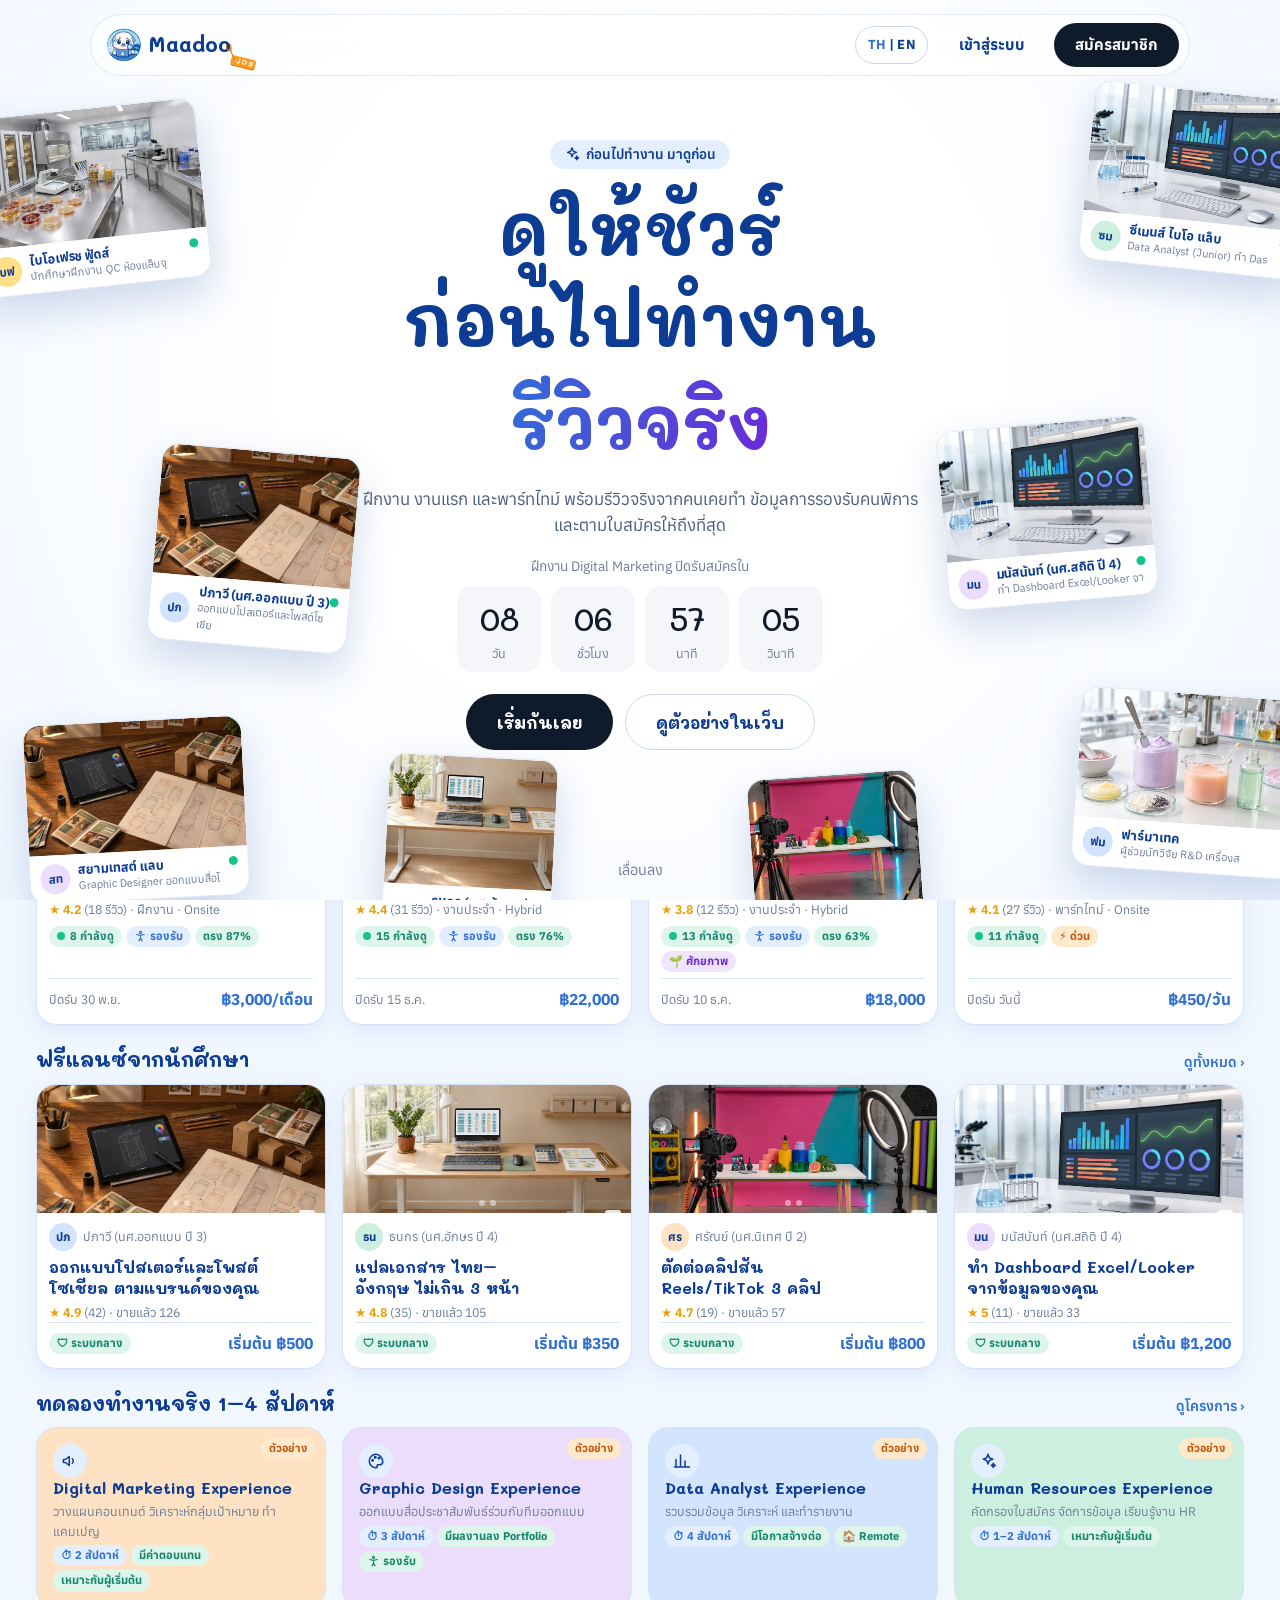
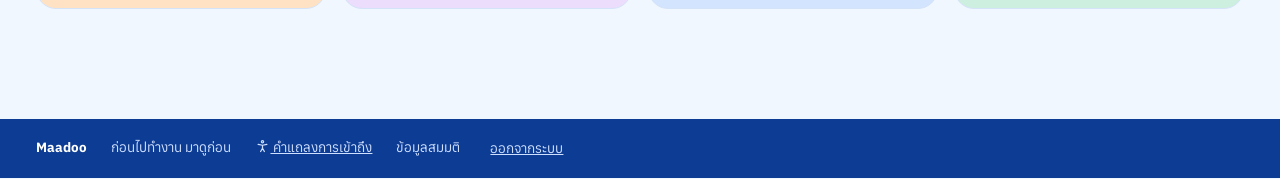
<file: index.html>
<!doctype html>
<html lang="th">
<head>
<meta charset="utf-8">
<meta name="viewport" content="width=device-width,initial-scale=1,viewport-fit=cover">
<title>Maadoo Job · ก่อนไปทำงาน มาดูก่อน</title>
<meta name="description" content="มาดูจ็อบ (Maadoo Job): หางานและฝึกงานที่รองรับทุกคน สมัครง่าย ตามใบสมัครให้ใน 14 วัน ฟรีแลนซ์จากนักศึกษา ทดลองทำงานจริง (เดโม ข้อมูลสมมติ)">
<meta property="og:type" content="website">
<meta property="og:site_name" content="Maadoo Job">
<meta property="og:url" content="https://maadoo.pages.dev/">
<meta property="og:title" content="Maadoo Job · ก่อนไปทำงาน มาดูก่อน">
<meta property="og:description" content="หางาน ฝึกงาน ฟรีแลนซ์ ที่รองรับทุกคน · ก่อนไปทำงาน มาดูก่อน">
<meta property="og:image" content="https://maadoo.pages.dev/og-image.jpg?v=2">
<meta property="og:image:width" content="1200">
<meta property="og:image:height" content="630">
<meta property="og:image:alt" content="Maadoo Job · ก่อนไปทำงาน มาดูก่อน">
<meta property="og:locale" content="th_TH">
<meta name="twitter:card" content="summary_large_image">
<meta name="twitter:title" content="Maadoo Job · ก่อนไปทำงาน มาดูก่อน">
<meta name="twitter:description" content="หางาน ฝึกงาน ฟรีแลนซ์ ที่รองรับทุกคน">
<meta name="twitter:image" content="https://maadoo.pages.dev/og-image.jpg?v=2">
<meta name="theme-color" content="#2F6FD6">
<link rel="icon" type="image/png" sizes="512x512" href="maadoo-job-icon-512.png">
<link rel="apple-touch-icon" sizes="180x180" href="icons/apple-touch-icon-180.png">
<link rel="manifest" href="manifest.webmanifest">
<meta name="mobile-web-app-capable" content="yes">
<meta name="apple-mobile-web-app-capable" content="yes">
<meta name="apple-mobile-web-app-title" content="Maadoo Job">
<meta name="apple-mobile-web-app-status-bar-style" content="default">
<meta name="application-name" content="Maadoo Job">
<link rel="preconnect" href="https://fonts.googleapis.com">
<link rel="preconnect" href="https://fonts.gstatic.com" crossorigin>
<link rel="stylesheet" href="https://fonts.googleapis.com/css2?family=Anuphan:wght@400;500;600;700&family=Mali:wght@600;700&display=swap">
<link rel="stylesheet" href="css/style.css">
</head>
<body>
<a class="skip" href="#main">ข้ามไปเนื้อหาหลัก</a>
<header class="top">
  <div class="wrap">
    <div class="h1row">
      <a class="logo" href="#home" aria-label="Maadoo Job หน้าแรก" id="logoA"><img src="[data-uri]" alt=""><span class="lw" aria-hidden="true">Maado<span class="lo"><span class="lo-c">o</span><svg class="lo-s lo-b" viewBox="0 0 200 200" aria-hidden="true"><ellipse cx="52" cy="64" rx="10.5" ry="15.5" transform="rotate(-15 52 64)"/></svg><svg class="lo-s lo-f" viewBox="0 0 200 200" aria-hidden="true"><path class="str" d="M62.6 70.4A10.5 15.5 -15 0 1 43.8 71.7"/><g transform="translate(70 100) rotate(14)"><rect class="jt-sh" x="0" y="5" width="118" height="46" rx="13"/><rect class="jt" x="0" y="0" width="118" height="46" rx="13"/><circle class="jt-hole" cx="16" cy="23" r="6"/><text x="68" y="35" text-anchor="middle">JOB</text></g><path class="str" d="M60.5 75.6C64.5 95.6 74.0 102.2 80.0 126.2"/></svg></span></span></a>
      <form class="search" role="search" id="topSearch">
        <label for="topCat" class="sr">ประเภท</label>
        <select id="topCat" aria-label="ประเภทงาน"><option value="">ทุกประเภท</option><option>ฝึกงาน</option><option>งานประจำ</option><option>พาร์ทไทม์</option></select>
        <input id="topQ" type="search" placeholder="ค้นหาตำแหน่ง บริษัท หรือทักษะ…" aria-label="คำค้นหา"><span class="locw"><i class="ico ic-pin" aria-hidden="true"></i><input id="topLoc" list="locs" placeholder="ทำเล / BTS" aria-label="สถานที่ทำงาน"></span><datalist id="locs"><option value="บางนา"><option value="ปทุมธานี"><option value="สมุทรปราการ"><option value="สาทร"><option value="ลาดกระบัง"><option value="อโศก"><option value="อารีย์"><option value="ทำงานที่บ้าน"></datalist>
        <button type="submit">ค้นหา</button>
      </form>
      <div class="hlinks">
        
        <button class="pillbtn a11y" id="a11yBtn" aria-haspopup="dialog" aria-expanded="false" aria-controls="a11yPanel"><i class="ico ic-access" aria-hidden="true"></i> <span class="opt-t">การเข้าถึง</span></button>
        <button class="round" id="bellBtn" aria-label="การแจ้งเตือน 2 รายการ"><svg width="18" height="18" viewBox="0 0 24 24" fill="none" stroke="currentColor" stroke-width="2" aria-hidden="true"><path d="M6 16V11a6 6 0 0112 0v5l2 2H4z"/><path d="M10 21h4"/></svg><span class="dot" aria-hidden="true">2</span></button>
        <button class="pillbtn opt" id="logoutTop">ออกจากระบบ</button><button class="pillbtn" id="langBtn" aria-label="เปลี่ยนภาษา ไทย/อังกฤษ">TH | EN</button><button class="pillbtn opt" id="themeBtn" aria-label="สลับโหมดสว่าง/มืด">🌙</button>
        <a class="cta" href="#company">ลงประกาศงาน</a>
      </div>
    </div>
    <nav class="sub" aria-label="หมวดหลัก" id="subnav">
      <a href="#home">หน้าแรก</a><a href="#jobs">หางาน</a><a href="#inclusive"><i class="ico ic-access" aria-hidden="true"></i> งานที่รองรับคนพิการ</a><a href="#gigs">ฟรีแลนซ์จากนักศึกษา</a><a href="#programs">ทดลองทำงานจริง</a><a href="#mentor">ปรึกษาพี่เลี้ยง</a><a href="#apps">ใบสมัครของฉัน</a><a href="#resume">ทำเรซูเม่ฟรี</a><a href="#chat">แชทงาน</a><a href="#company">สำหรับบริษัท</a>
    </nav>
  </div>
</header>
<main id="main" tabindex="-1"><div class="wrap" id="view"></div></main>
<footer><div class="wrap"><b>Maadoo</b><span>ก่อนไปทำงาน มาดูก่อน</span><a href="#access" style="color:#CFE0FF;text-decoration:underline"><i class="ico ic-access" aria-hidden="true"></i> คำแถลงการเข้าถึง</a><span>ข้อมูลสมมติ</span><button id="logoutBtn" style="background:none;border:0;color:#CFE0FF;text-decoration:underline">ออกจากระบบ</button></div></footer>
<nav class="bnav" aria-label="เมนูหลักบนมือถือ" id="bnav">
  <a href="#home"><svg width="22" height="22" viewBox="0 0 24 24" fill="none" stroke="currentColor" stroke-width="2" aria-hidden="true"><path d="M3 11l9-8 9 8v10H3z"/></svg>หน้าแรก</a>
  <a href="#jobs"><svg width="22" height="22" viewBox="0 0 24 24" fill="none" stroke="currentColor" stroke-width="2" aria-hidden="true"><circle cx="11" cy="11" r="7"/><path d="M20 20l-4-4"/></svg>หางาน</a>
  
  <a href="#apps"><svg width="22" height="22" viewBox="0 0 24 24" fill="none" stroke="currentColor" stroke-width="2" aria-hidden="true"><rect x="5" y="3" width="14" height="18" rx="2"/><path d="M9 8h6M9 12h6M9 16h4"/></svg>ใบสมัคร</a>
  <a href="#resume"><svg width="22" height="22" viewBox="0 0 24 24" fill="none" stroke="currentColor" stroke-width="2" aria-hidden="true"><circle cx="12" cy="8" r="4"/><path d="M4 21c1-5 15-5 16 0"/></svg>ฉัน</a>
</nav>
<div id="live" class="sr" aria-live="polite"></div>
<div id="layer"></div>
<script src="js/app.js"></script>
<script>if("serviceWorker" in navigator){addEventListener("load",function(){navigator.serviceWorker.register("/sw.js",{updateViaCache:"none"}).catch(function(){})})}</script>
</body>
</html>
</file>
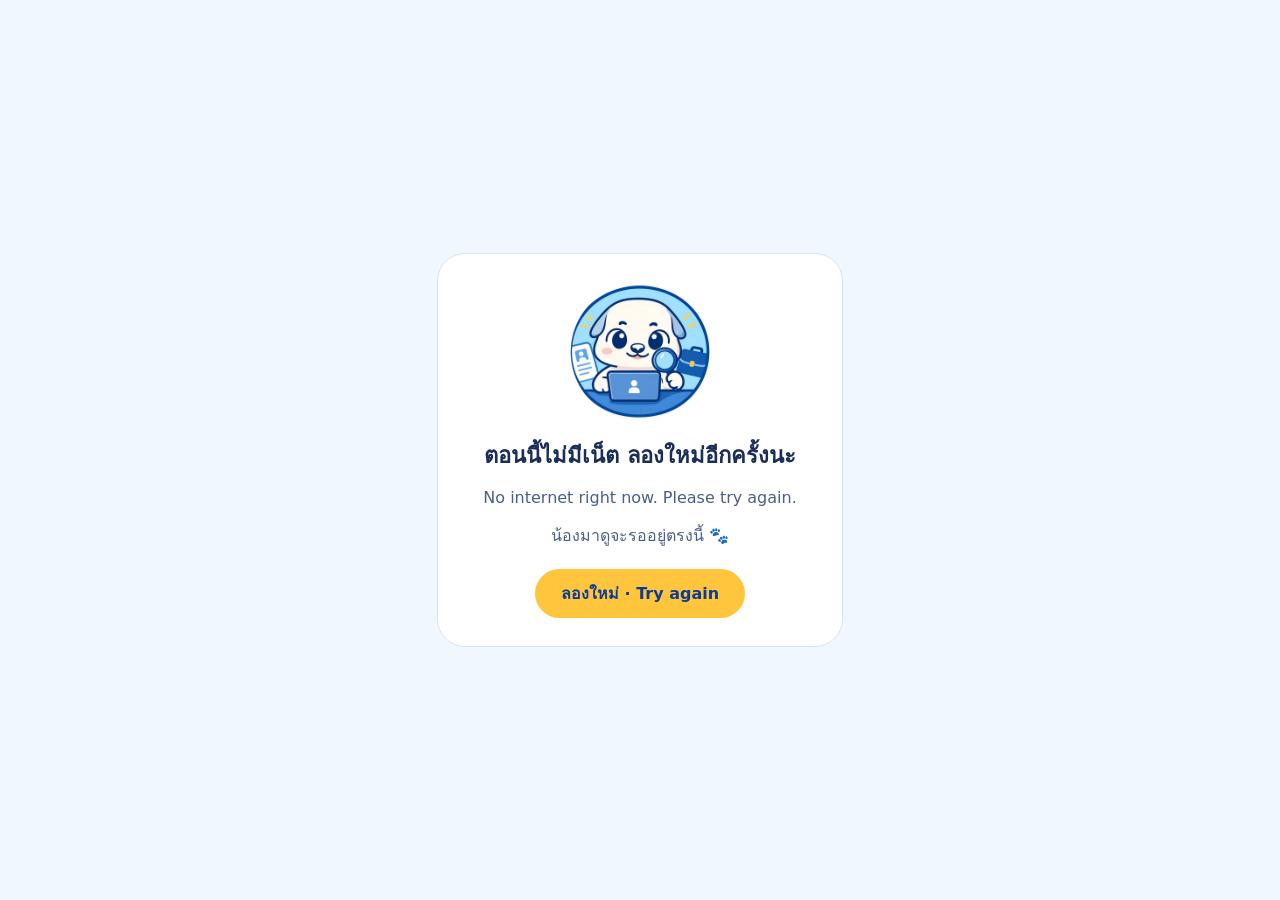
<file: offline.html>
<!doctype html>
<html lang="th">
<head>
<meta charset="utf-8">
<meta name="viewport" content="width=device-width,initial-scale=1,viewport-fit=cover">
<title>Maadoo Job · ออฟไลน์</title>
<meta name="theme-color" content="#2F6FD6">
<style>
:root{--bg:#F1F7FF;--surface:#FFFFFF;--ink:#1B2E57;--ink-2:#4A5F8A;--blue:#2F6FD6;--accent:#FFC53D;--accent-ink:#0D3C94;--line:#D5E3F6}
@media (prefers-color-scheme:dark){:root{--bg:#0C1630;--surface:#132248;--ink:#E6EEFF;--ink-2:#A9BBE0;--blue:#5B93F5;--accent:#FFC94D;--accent-ink:#0D2A66;--line:#26396B}}
html,body{margin:0;height:100%;background:var(--bg);color:var(--ink);font-family:"Anuphan",system-ui,-apple-system,"Segoe UI",sans-serif}
main{min-height:100%;display:grid;place-items:center;padding:24px max(16px,env(safe-area-inset-left)) calc(24px + env(safe-area-inset-bottom)) max(16px,env(safe-area-inset-right));box-sizing:border-box}
.card{background:var(--surface);border:1.5px solid var(--line);border-radius:28px;padding:28px 22px;max-width:360px;width:100%;text-align:center;display:grid;gap:12px;justify-items:center}
img{width:140px;height:140px;border-radius:50%;animation:bob 3s ease-in-out infinite}
h1{font-size:22px;margin:4px 0 0;color:var(--ink)}p{margin:0;color:var(--ink-2);line-height:1.6}
button{margin-top:8px;border:0;border-radius:99px;padding:12px 26px;font:inherit;font-weight:700;background:var(--accent);color:var(--accent-ink);cursor:pointer;touch-action:manipulation}
@keyframes bob{50%{transform:translateY(-8px)}}@media (prefers-reduced-motion:reduce){img{animation:none}}
</style>
</head>
<body>
<main><div class="card">
<img src="/maadoo-icon.webp" alt="น้องมาดู / Maadoo the pup">
<h1>ตอนนี้ไม่มีเน็ต ลองใหม่อีกครั้งนะ</h1>
<p>No internet right now. Please try again.</p>
<p>น้องมาดูจะรออยู่ตรงนี้ 🐾</p>
<button onclick="location.reload()">ลองใหม่ · Try again</button>
</div></main>
</body>
</html>
</file>
<file: css/style.css>
/* Layout: marketplace web — sticky 2-tier header, sidebar filters, 4-col card grid; phone: bottom nav with yellow review FAB */
:root{
  --bg:#F1F7FF;--surface:#FFFFFF;--ink:#0D3C94;--text:#26406E;--muted:#6B7C99;--line:#D5E3F8;
  --blue:#2F6FD6;--blue-ink:#FFFFFF;--tint:#E3EEFF;--yellow:#FFC53D;--yellow-ink:#0D3C94;--yellow-sh:#D99A1B;
  --green:#14866A;--green-tint:#DDF5EA;--orange:#C2570C;--orange-tint:#FFE9CC;--red:#C8344D;--red-tint:#FFE4E8;
  --purple:#6D28D9;--purple-tint:#EFE6FD;--hero1:#0D3C94;--hero2:#2F6FD6;--focus:#FF9A1F;
  --c1:#FFE08A;--c2:#CDEFE0;--c3:#EBDDFB;--c4:#FFE2C4;--c5:#D3E4FF;--c6:#FFD9E0;
  --shadow:0 6px 18px rgba(47,111,214,.10);
  --display:'Mali','Anuphan',system-ui,sans-serif;--body:'Anuphan','Noto Sans Thai',system-ui,sans-serif;
  --fs:100%;--lh:1.55;--ls:0;
}
@media (prefers-color-scheme: dark){:root:not([data-theme="light"]){
  --bg:#0B1630;--surface:#13213F;--ink:#DCE8FF;--text:#C3D3EE;--muted:#8CA0C4;--line:#26395F;--blue:#6FA1F2;--blue-ink:#0B1630;--tint:#1A2D52;
  --green:#4FD1A5;--green-tint:#123B33;--orange:#FFB866;--orange-tint:#3B2A14;--red:#FF8A9D;--red-tint:#3E1A24;--purple:#C4A2FF;--purple-tint:#2A1F45;
  --hero1:#0B2A66;--hero2:#1E4FA3;--c1:#4A3F1A;--c2:#173F35;--c3:#33264F;--c4:#4A3220;--c5:#1D3460;--c6:#4A2430;--shadow:0 6px 18px rgba(0,0,0,.35);color-scheme:dark}}
:root[data-theme="dark"]{
  --bg:#0B1630;--surface:#13213F;--ink:#DCE8FF;--text:#C3D3EE;--muted:#8CA0C4;--line:#26395F;--blue:#6FA1F2;--blue-ink:#0B1630;--tint:#1A2D52;
  --green:#4FD1A5;--green-tint:#123B33;--orange:#FFB866;--orange-tint:#3B2A14;--red:#FF8A9D;--red-tint:#3E1A24;--purple:#C4A2FF;--purple-tint:#2A1F45;
  --hero1:#0B2A66;--hero2:#1E4FA3;--c1:#4A3F1A;--c2:#173F35;--c3:#33264F;--c4:#4A3220;--c5:#1D3460;--c6:#4A2430;--shadow:0 6px 18px rgba(0,0,0,.35);color-scheme:dark}
html.hc{--bg:#0A1E4A;--surface:#0F2A63;--ink:#FFE600;--text:#FFFFFF;--muted:#E6EEFF;--line:#9FC0FF;--blue:#FFE600;--blue-ink:#0A1E4A;--tint:#16367F;--yellow:#FFE600;--yellow-ink:#000;--yellow-sh:#FFFFFF;
  --green:#7CFFB2;--green-tint:#0F3A44;--orange:#FFC266;--orange-tint:#3D3412;--red:#FF9DB0;--red-tint:#4A1F3A;--purple:#E2CCFF;--purple-tint:#2D2466;--hero1:#08153A;--hero2:#123A8C;--focus:#00E5FF;
  --c1:#2A3F7A;--c2:#1C4A6B;--c3:#3A3380;--c4:#47406B;--c5:#24498C;--c6:#4A3A7A;--shadow:none;color-scheme:dark}
html{font-size:var(--fs)}
html.spacing{--lh:1.9;--ls:.02em}
html.dys{--body:'Anuphan',Verdana,system-ui,sans-serif;--display:'Anuphan',Verdana,system-ui,sans-serif}
html.ul a{text-decoration:underline!important}
html.hc .card,html.hc .box,html.hc .modal,html.hc .side,html.hc .pane{border-width:2px!important}
html.bigfocus :focus-visible{outline-width:5px!important;outline-offset:4px!important}
*{box-sizing:border-box}
body{background:var(--bg);color:var(--text);font-family:var(--body);font-size:1rem;line-height:var(--lh);letter-spacing:var(--ls);margin:0}
h1,h2,h3{font-family:var(--display);color:var(--ink);text-wrap:balance;margin:0;line-height:1.25}
a{color:var(--blue);text-decoration:none}
button{font:inherit;cursor:pointer;color:inherit}
:focus-visible{outline:3px solid var(--focus);outline-offset:2px;border-radius:8px}
@media (prefers-reduced-motion:reduce){*{transition:none!important;animation:none!important}}
html.rm *{transition:none!important;animation:none!important}
.wrap{max-width:1240px;margin:0 auto;padding-left:max(16px,env(safe-area-inset-left,0px));padding-right:max(16px,env(safe-area-inset-right,0px))}
.skip{position:absolute;left:12px;top:-60px;background:var(--ink);color:var(--surface);padding:8px 14px;border-radius:10px;z-index:100;font-weight:700}
.skip:focus{top:calc(8px + env(safe-area-inset-top,0px))}
body::before{content:"";position:fixed;inset:0 0 auto;height:env(safe-area-inset-top,0px);z-index:10;background:var(--surface)}
/* header */
header.top{position:sticky;top:env(safe-area-inset-top,0px);z-index:20;background:var(--surface);border-bottom:1px solid var(--line);box-shadow:0 2px 8px rgba(47,111,214,.06)}
.h1row{display:flex;align-items:center;gap:12px;height:62px}
.logo{display:flex;align-items:center;gap:8px;font-family:var(--display);font-weight:700;font-size:1.4rem;color:var(--ink);flex:none}
.logo img{width:38px;height:38px;border-radius:50%}
.search{flex:1;display:flex;align-items:center;height:42px;border:1.5px solid var(--line);border-radius:24px;overflow:hidden;background:var(--surface);min-width:0}
.search select{border:0;border-right:1.5px solid var(--line);background:var(--tint);color:var(--text);height:100%;padding:0 10px;font:inherit;font-size:.85rem}
.search input{flex:1;border:0;background:transparent;color:var(--text);padding:0 12px;font:inherit;font-size:.92rem;min-width:0;height:100%}
.search button{border:0;background:var(--blue);color:var(--blue-ink);height:100%;padding:0 18px;font-weight:700}
.hlinks{display:flex;align-items:center;gap:8px;flex:none}
.pillbtn{border:1.5px solid var(--line);background:var(--surface);border-radius:22px;padding:7px 12px;font-size:.85rem;font-weight:600;color:var(--text);white-space:nowrap}
.pillbtn.a11y{border-color:var(--blue);color:var(--blue)}
.cta{background:var(--yellow);color:var(--yellow-ink);font-weight:800;border:0;border-radius:24px;padding:9px 16px;box-shadow:0 3px 0 var(--yellow-sh);white-space:nowrap}
.cta:active{transform:translateY(2px);box-shadow:0 1px 0 var(--yellow-sh)}
.round{width:38px;height:38px;border-radius:50%;border:1.5px solid var(--line);background:var(--surface);display:grid;place-items:center;position:relative;color:var(--blue)}
.round .dot{position:absolute;top:-5px;right:-4px;background:var(--red);color:#fff;border-radius:10px;font-size:.66rem;min-width:17px;height:17px;display:grid;place-items:center;font-weight:700}
nav.sub{display:flex;gap:20px;overflow-x:auto;height:42px;align-items:center;font-size:.88rem;scrollbar-width:none}
nav.sub a{color:var(--text);white-space:nowrap;padding:10px 0;border-bottom:3px solid transparent;font-weight:500}
nav.sub a[aria-current="page"]{color:var(--blue);border-bottom-color:var(--blue);font-weight:700}
.demo-note{background:var(--orange-tint);color:var(--orange);font-size:.8rem;text-align:center;padding:4px 10px;font-weight:600}
main{padding-block:18px 110px;min-height:70vh}
/* hero */
.hero{background:linear-gradient(120deg,var(--hero1),var(--hero2));color:#fff;border-radius:26px;padding:28px;display:flex;gap:24px;align-items:center}
html.hc .hero{border:2px solid #fff}
.hero h1{color:#fff;font-size:clamp(1.6rem,3.2vw,2.3rem)}.hero h1 span{color:#FFE08A}
.hero p{color:#DCE8FF;margin:6px 0 14px}
.hsearch{display:flex;background:#fff;border-radius:30px;overflow:hidden;height:52px;box-shadow:0 8px 20px rgba(0,0,0,.18)}
.hsearch input{border:0;flex:1;padding:0 18px;font:inherit;color:#26406E;min-width:0;background:#fff}
.hsearch button{border:0;background:#FFC53D;color:#0D3C94;font-weight:800;padding:0 24px}
.tags{display:flex;flex-wrap:wrap;gap:7px;margin-top:12px}
.tags button{background:rgba(255,255,255,.15);border:1px solid rgba(255,255,255,.45);color:#fff;border-radius:20px;padding:5px 12px;font-size:.82rem}
.mascot{width:150px;height:150px;border-radius:50%;border:6px solid rgba(255,255,255,.35);flex:none}
.trust{display:grid;grid-template-columns:repeat(5,1fr);gap:8px;margin:14px 0}
.trust div{background:var(--surface);border:1.5px solid var(--line);border-radius:16px;padding:10px 12px;font-size:.82rem;font-weight:600;color:var(--ink)}
.trust b{color:var(--green)}
.cats{display:grid;grid-template-columns:repeat(8,1fr);gap:10px}
.cats button{background:var(--surface);border:1.5px solid var(--line);border-radius:18px;padding:12px 6px;font-size:.8rem;font-weight:700;color:var(--ink);display:flex;flex-direction:column;align-items:center;gap:4px}
.cats span{font-size:1.6rem}
.sec{display:flex;justify-content:space-between;align-items:baseline;margin:22px 0 10px;gap:10px}
.sec h2{font-size:1.25rem}.sec a{font-size:.88rem;font-weight:600}
/* cards */
.grid{display:grid;grid-template-columns:repeat(4,minmax(0,1fr));gap:16px}
.card{background:var(--surface);border:1.5px solid var(--line);border-radius:20px;overflow:hidden;box-shadow:var(--shadow);position:relative;display:flex;flex-direction:column;transition:transform .15s}
.card:hover{transform:translateY(-2px)}
.card .cv{height:96px;display:grid;place-items:center;font-size:2.4rem}
.card .heart{position:absolute;top:8px;right:8px;width:34px;height:34px;border-radius:50%;border:0;background:var(--surface);color:var(--red);font-size:1rem;box-shadow:var(--shadow)}
.card .cb{padding:10px 12px 12px;display:flex;flex-direction:column;flex:1}
.mh{display:flex;align-items:center;gap:6px;font-size:.78rem;color:var(--muted);flex-wrap:wrap}
.av{width:28px;height:28px;border-radius:9px;display:grid;place-items:center;font-weight:800;font-size:.72rem;color:var(--ink);flex:none}
.ttl{font-weight:700;font-size:.98rem;line-height:1.35;margin:6px 0 4px;color:var(--ink);display:-webkit-box;-webkit-line-clamp:2;-webkit-box-orient:vertical;overflow:hidden;min-height:2.7em}
.ttl a{color:inherit}.ttl a::after{content:"";position:absolute;inset:0;z-index:0}
.card .heart{z-index:2}
.meta{font-size:.78rem;color:var(--muted)}.meta b{color:#E7A10E}
html.hc .meta b{color:var(--ink)}
.ft{display:flex;justify-content:space-between;align-items:center;margin-top:auto;border-top:1px solid var(--line);padding-top:8px;gap:6px}
.price{font-weight:800;color:var(--blue);font-size:.98rem;white-space:nowrap}
.chip{display:inline-flex;align-items:center;gap:3px;font-size:.7rem;font-weight:700;border-radius:12px;padding:2px 8px;background:var(--tint);color:var(--blue);white-space:nowrap}
.chip.g{background:var(--green-tint);color:var(--green)}.chip.o{background:var(--orange-tint);color:var(--orange)}.chip.r{background:var(--red-tint);color:var(--red)}.chip.p{background:var(--purple-tint);color:var(--purple)}
.chips{display:flex;flex-wrap:wrap;gap:4px}
.box{background:var(--surface);border:1.5px solid var(--line);border-radius:20px;padding:16px}
.btn{border:1.5px solid var(--line);background:var(--surface);color:var(--ink);border-radius:24px;padding:9px 16px;font-weight:700}
.btn.b{background:var(--blue);border-color:var(--blue);color:var(--blue-ink)}
.btn.y{background:var(--yellow);border-color:var(--yellow);color:var(--yellow-ink);box-shadow:0 3px 0 var(--yellow-sh)}
.btn.d{color:var(--red)}
.btn.full{width:100%}
.pill{border:1.5px solid var(--line);background:var(--surface);color:var(--text);border-radius:20px;padding:6px 12px;font-size:.84rem;font-weight:600}
.pill[aria-pressed="true"]{background:var(--blue);border-color:var(--blue);color:var(--blue-ink)}
/* jobs page */
.layout{display:grid;grid-template-columns:270px minmax(0,1fr);gap:20px;align-items:start}
.side{position:sticky;top:120px;background:var(--surface);border:1.5px solid var(--line);border-radius:20px;padding:14px 16px;display:flex;flex-direction:column;gap:12px;font-size:.88rem}
.side fieldset{border:0;padding:0;margin:0;display:flex;flex-direction:column;gap:6px}
.side legend{font-weight:700;color:var(--ink);margin-bottom:6px}
.side label{display:flex;gap:8px;align-items:center}
.side input[type=checkbox],.side input[type=radio]{width:18px;height:18px;accent-color:var(--blue)}
.accbox{background:var(--tint);border-radius:14px;padding:10px}
.bar3{display:flex;align-items:center;gap:8px;flex-wrap:wrap;margin-bottom:12px}
.bar3 select{border:1.5px solid var(--line);border-radius:14px;background:var(--surface);color:var(--text);padding:7px 10px;font:inherit;font-size:.85rem}
.grid.g3{grid-template-columns:repeat(3,minmax(0,1fr))}
.empty{padding:40px;text-align:center;color:var(--muted)}
.ffold summary{display:none}
/* detail */
.detail{display:grid;grid-template-columns:minmax(0,1.85fr) minmax(0,1fr);gap:20px;align-items:start}
.gal{display:grid;grid-template-columns:2fr 1fr 1fr;gap:8px;height:170px;margin:12px 0}
.gal div{border-radius:16px;display:grid;place-items:center;font-size:2.6rem}
.gal div:last-child{font-size:.82rem;font-weight:700;text-align:center;color:var(--ink)}
.stats{display:flex;gap:18px;align-items:center;flex-wrap:wrap}
.stat{text-align:center}.stat b{display:block;font-size:1.25rem;color:var(--green)}.stat span{font-size:.72rem;color:var(--muted)}
.sticky{position:sticky;top:120px;display:flex;flex-direction:column;gap:12px}
.pricebox{border:2px solid var(--blue);box-shadow:0 10px 26px rgba(47,111,214,.15)}
.big{font-size:1.9rem;font-weight:800;color:var(--blue);font-family:var(--display)}
.ring{width:60px;height:60px;border-radius:50%;display:grid;place-items:center;flex:none}
.ring span{width:46px;height:46px;border-radius:50%;background:var(--surface);display:grid;place-items:center;font-weight:800;font-size:.85rem}
.rbar{display:flex;align-items:center;gap:8px;font-size:.84rem}.rbar .tr{flex:1;height:9px;background:var(--tint);border-radius:6px;overflow:hidden}.rbar i{display:block;height:100%;background:var(--green);border-radius:6px}
.two{display:grid;grid-template-columns:1fr 1fr;gap:12px}
.col{display:flex;flex-direction:column;gap:12px}
.list{margin:4px 0 0;padding-left:20px}
/* tracker */
.app{border-left:7px solid var(--orange)}
.timeline{list-style:none;margin:8px 0;padding:0;display:flex;flex-direction:column;gap:6px;font-size:.9rem}
.slotbar{height:10px;background:var(--tint);border-radius:6px;overflow:hidden}.slotbar i{display:block;height:100%;background:var(--blue)}
/* chat */
.chatw{display:grid;grid-template-columns:260px minmax(0,1fr) 290px;background:var(--surface);border:1.5px solid var(--line);border-radius:20px;overflow:hidden;min-height:560px}
.pane{padding:14px;display:flex;flex-direction:column;gap:8px;border-right:1px solid var(--line)}
.pane:last-child{border-right:0;border-left:1px solid var(--line)}
.msgs{flex:1;display:flex;flex-direction:column;gap:8px;overflow-y:auto;max-height:420px;padding:4px}
.m{max-width:72%;padding:9px 13px;border-radius:16px;font-size:.9rem;background:var(--bg)}
.m.me{align-self:flex-end;background:var(--blue);color:var(--blue-ink)}
.m.sys{align-self:center;background:var(--green-tint);color:var(--green);font-weight:600;font-size:.8rem}
.quote{align-self:flex-end;border:2px solid var(--blue);background:var(--surface);border-radius:16px;padding:10px 14px;width:min(340px,90%)}
.steps{list-style:none;padding:0;margin:0;display:flex;flex-direction:column;gap:10px}
.steps li{display:flex;gap:10px;align-items:flex-start}
.steps .n{width:28px;height:28px;border-radius:50%;flex:none;display:grid;place-items:center;font-weight:800;font-size:.8rem;background:var(--tint);color:var(--muted)}
.steps .done .n{background:var(--green);color:#fff}.steps .now .n{background:var(--blue);color:var(--blue-ink)}
/* packages */
.tabs{display:flex}.tabs button{flex:1;border:0;padding:11px;background:var(--tint);color:var(--text);font-weight:700}
.tabs button[aria-selected="true"]{background:var(--blue);color:var(--blue-ink)}
/* resume */
.rb{display:grid;grid-template-columns:minmax(0,1fr) minmax(0,1fr);gap:20px;align-items:start}
.fld{display:flex;flex-direction:column;gap:4px;font-size:.84rem;font-weight:600;color:var(--ink)}
.fld input,.fld textarea{border:1.5px solid var(--line);border-radius:14px;padding:9px 12px;font:inherit;font-size:1rem;color:var(--text);background:var(--surface)}
.paper{background:#fff;color:#1a1a1a;border-radius:6px;aspect-ratio:210/297;max-width:100%;box-shadow:0 14px 34px rgba(15,26,43,.2);display:flex;overflow:hidden;font-family:'Anuphan',system-ui,sans-serif}
.paper .ps{width:34%;padding:18px 14px;font-size:.72rem;line-height:1.6}.paper .pm{flex:1;padding:22px 18px;font-size:.78rem;line-height:1.55;min-width:0}
.paper h4{font-size:.74rem;margin:12px 0 4px}
.paper .nm{font-size:1.5rem;font-weight:700;line-height:1.1;word-break:break-word}
.paper .skill{display:inline-block;background:#fff;border-radius:10px;padding:1px 7px;margin:0 4px 4px 0}
.swatch{width:30px;height:30px;border-radius:50%;border:3px solid var(--surface);box-shadow:0 0 0 1.5px var(--line)}
.swatch[aria-pressed="true"]{box-shadow:0 0 0 3px var(--ink)}
.prog{height:10px;background:var(--tint);border-radius:6px;overflow:hidden}.prog i{display:block;height:100%;background:var(--green);transition:width .3s}
/* modal + panel + toast */
.ov{position:fixed;inset:0;background:rgba(10,20,45,.5);z-index:50;display:flex;align-items:center;justify-content:center;padding:16px}
.modal{background:var(--surface);border:1.5px solid var(--line);border-radius:24px;max-width:640px;width:100%;max-height:88vh;overflow:auto;padding:20px 22px;display:flex;flex-direction:column;gap:12px}
.panel{position:fixed;right:max(16px,env(safe-area-inset-right,0px));top:calc(70px + env(safe-area-inset-top,0px));width:min(400px,calc(100% - 32px));z-index:60;background:var(--surface);border:1.5px solid var(--line);border-radius:22px;box-shadow:0 20px 50px rgba(0,0,0,.3);padding:16px 18px;display:flex;flex-direction:column;gap:10px;max-height:80vh;overflow:auto}
.sw{display:flex;justify-content:space-between;align-items:center;gap:10px;font-size:.9rem}
.sw input{width:44px;height:24px;accent-color:var(--blue)}
.toast{position:fixed;left:50%;transform:translateX(-50%);bottom:calc(92px + env(safe-area-inset-bottom,0px));background:var(--ink);color:var(--surface);padding:10px 18px;border-radius:14px;z-index:70;font-weight:600;max-width:90%}
/* bottom nav */
.bnav{display:none}
footer{background:var(--hero1);color:#CFE0FF;font-size:.84rem;padding-block:18px}
footer .wrap{display:flex;gap:24px;flex-wrap:wrap}
footer b{color:#fff}
.notice{font-size:.8rem;color:var(--muted)}
.prog-card{position:relative}.sample{position:absolute;top:10px;right:10px;font-size:.68rem;font-weight:800;background:var(--orange-tint);color:var(--orange);border-radius:10px;padding:2px 8px}
@media (max-width:1050px){.grid{grid-template-columns:repeat(3,minmax(0,1fr))}.trust{grid-template-columns:repeat(3,1fr)}.cats{grid-template-columns:repeat(4,1fr)}.hlinks .opt{display:none}.chatw{grid-template-columns:200px minmax(0,1fr)}.chatw .pane:last-child{grid-column:1/-1;border-left:0;border-top:1px solid var(--line)}}
@media (max-width:860px){
  .h1row .search,.hlinks .pillbtn:not(.a11y),.hlinks .cta,nav.sub{display:none}
  .h1row{justify-content:space-between}
  .grid,.grid.g3{grid-template-columns:repeat(2,minmax(0,1fr));gap:10px}
  .layout,.detail,.rb,.two{grid-template-columns:minmax(0,1fr)}
  .side,.sticky{position:static}
  .ffold summary{display:block;font-weight:700;color:var(--blue);cursor:pointer;margin-bottom:6px}
  .ffold:not([open]) .side{display:none}
  .hero{padding:20px}.mascot{display:none}
  .trust{grid-template-columns:repeat(2,1fr)}.trust div:last-child{grid-column:1/-1}
  .chatw{grid-template-columns:minmax(0,1fr)}.chatw .pane{border-right:0;border-bottom:1px solid var(--line)}.chatw .pane.list1{display:none}
  .gal{height:120px}
  .bnav{display:flex;position:fixed;left:0;right:0;bottom:0;z-index:30;background:var(--surface);border-top:1px solid var(--line);border-radius:22px 22px 0 0;justify-content:space-around;align-items:center;height:calc(66px + env(safe-area-inset-bottom,0px));padding:0 max(8px,env(safe-area-inset-right,0px)) env(safe-area-inset-bottom,0px) max(8px,env(safe-area-inset-left,0px));box-shadow:0 -4px 16px rgba(47,111,214,.10)}
  .bnav a{display:flex;flex-direction:column;align-items:center;font-size:.68rem;color:var(--muted);width:62px;gap:2px}
  .bnav a[aria-current="page"]{color:var(--blue);font-weight:700}
  .fab{width:86px;height:64px;border-radius:28px;background:var(--yellow);color:var(--yellow-ink);border:0;margin-top:-30px;display:flex;flex-direction:column;align-items:center;justify-content:center;font-size:.7rem;font-weight:800;box-shadow:0 6px 14px rgba(217,154,27,.45)}
  .fab svg{width:24px;height:24px}
  .toast{bottom:calc(84px + env(safe-area-inset-bottom,0px))}
}
@media (max-width:420px){.ttl{font-size:.88rem}.card .cv{height:72px;font-size:1.8rem}.price{font-size:.86rem}}
.ic-access{--i:url("data:image/svg+xml,%3Csvg%20xmlns%3D%27http%3A%2F%2Fwww.w3.org%2F2000%2Fsvg%27%20viewBox%3D%270%200%2024%2024%27%20fill%3D%27none%27%20stroke%3D%27black%27%20stroke-width%3D%272%27%20stroke-linecap%3D%27round%27%20stroke-linejoin%3D%27round%27%3E%3Ccircle%20cx%3D%2712%27%20cy%3D%274.5%27%20r%3D%271.8%27%2F%3E%3Cpath%20d%3D%27M5%208.5l7%201.5%207-1.5M12%2010v5l-3%205M12%2015l3%205%27%2F%3E%3C%2Fsvg%3E")}
.ic-eye{--i:url("data:image/svg+xml,%3Csvg%20xmlns%3D%27http%3A%2F%2Fwww.w3.org%2F2000%2Fsvg%27%20viewBox%3D%270%200%2024%2024%27%20fill%3D%27none%27%20stroke%3D%27black%27%20stroke-width%3D%272%27%20stroke-linecap%3D%27round%27%20stroke-linejoin%3D%27round%27%3E%3Cpath%20d%3D%27M2%2012s4-7%2010-7%2010%207%2010%207-4%207-10%207S2%2012%202%2012z%27%2F%3E%3Ccircle%20cx%3D%2712%27%20cy%3D%2712%27%20r%3D%273%27%2F%3E%3C%2Fsvg%3E")}
.ic-clock{--i:url("data:image/svg+xml,%3Csvg%20xmlns%3D%27http%3A%2F%2Fwww.w3.org%2F2000%2Fsvg%27%20viewBox%3D%270%200%2024%2024%27%20fill%3D%27none%27%20stroke%3D%27black%27%20stroke-width%3D%272%27%20stroke-linecap%3D%27round%27%20stroke-linejoin%3D%27round%27%3E%3Ccircle%20cx%3D%2712%27%20cy%3D%2712%27%20r%3D%279%27%2F%3E%3Cpath%20d%3D%27M12%207v5l3%202%27%2F%3E%3C%2Fsvg%3E")}
.ic-clip{--i:url("data:image/svg+xml,%3Csvg%20xmlns%3D%27http%3A%2F%2Fwww.w3.org%2F2000%2Fsvg%27%20viewBox%3D%270%200%2024%2024%27%20fill%3D%27none%27%20stroke%3D%27black%27%20stroke-width%3D%272%27%20stroke-linecap%3D%27round%27%20stroke-linejoin%3D%27round%27%3E%3Crect%20x%3D%275%27%20y%3D%274%27%20width%3D%2714%27%20height%3D%2717%27%20rx%3D%272%27%2F%3E%3Cpath%20d%3D%27M9%204h6v3H9zM9%2012h6M9%2016h4%27%2F%3E%3C%2Fsvg%3E")}
.ic-home{--i:url("data:image/svg+xml,%3Csvg%20xmlns%3D%27http%3A%2F%2Fwww.w3.org%2F2000%2Fsvg%27%20viewBox%3D%270%200%2024%2024%27%20fill%3D%27none%27%20stroke%3D%27black%27%20stroke-width%3D%272%27%20stroke-linecap%3D%27round%27%20stroke-linejoin%3D%27round%27%3E%3Cpath%20d%3D%27M3%2011l9-8%209%208v10H3z%27%2F%3E%3Cpath%20d%3D%27M9%2021v-6h6v6%27%2F%3E%3C%2Fsvg%3E")}
.ic-chart{--i:url("data:image/svg+xml,%3Csvg%20xmlns%3D%27http%3A%2F%2Fwww.w3.org%2F2000%2Fsvg%27%20viewBox%3D%270%200%2024%2024%27%20fill%3D%27none%27%20stroke%3D%27black%27%20stroke-width%3D%272%27%20stroke-linecap%3D%27round%27%20stroke-linejoin%3D%27round%27%3E%3Cpath%20d%3D%27M4%2020V10M10%2020V4M16%2020v-8M22%2020H2%27%2F%3E%3C%2Fsvg%3E")}
.ic-laptop{--i:url("data:image/svg+xml,%3Csvg%20xmlns%3D%27http%3A%2F%2Fwww.w3.org%2F2000%2Fsvg%27%20viewBox%3D%270%200%2024%2024%27%20fill%3D%27none%27%20stroke%3D%27black%27%20stroke-width%3D%272%27%20stroke-linecap%3D%27round%27%20stroke-linejoin%3D%27round%27%3E%3Crect%20x%3D%274%27%20y%3D%275%27%20width%3D%2716%27%20height%3D%2711%27%20rx%3D%272%27%2F%3E%3Cpath%20d%3D%27M2%2020h20%27%2F%3E%3C%2Fsvg%3E")}
.ic-mega{--i:url("data:image/svg+xml,%3Csvg%20xmlns%3D%27http%3A%2F%2Fwww.w3.org%2F2000%2Fsvg%27%20viewBox%3D%270%200%2024%2024%27%20fill%3D%27none%27%20stroke%3D%27black%27%20stroke-width%3D%272%27%20stroke-linecap%3D%27round%27%20stroke-linejoin%3D%27round%27%3E%3Cpath%20d%3D%27M3%2011v2a1%201%200%200%200%201%201h2l5%204V6L6%2010H4a1%201%200%200%200-1%201z%27%2F%3E%3Cpath%20d%3D%27M15%209a4%204%200%200%201%200%206%27%2F%3E%3C%2Fsvg%3E")}
.ic-palette{--i:url("data:image/svg+xml,%3Csvg%20xmlns%3D%27http%3A%2F%2Fwww.w3.org%2F2000%2Fsvg%27%20viewBox%3D%270%200%2024%2024%27%20fill%3D%27none%27%20stroke%3D%27black%27%20stroke-width%3D%272%27%20stroke-linecap%3D%27round%27%20stroke-linejoin%3D%27round%27%3E%3Cpath%20d%3D%27M12%203a9%209%200%201%200%200%2018c1.5%200%202-1%201.5-2s0-2%201.5-2h2a4%204%200%200%200%204-4c0-5-4.5-10-9-10z%27%2F%3E%3Ccircle%20cx%3D%277.5%27%20cy%3D%2711%27%20r%3D%271%27%2F%3E%3Ccircle%20cx%3D%2711%27%20cy%3D%277%27%20r%3D%271%27%2F%3E%3Ccircle%20cx%3D%2716%27%20cy%3D%278%27%20r%3D%271%27%2F%3E%3C%2Fsvg%3E")}
.ic-flask{--i:url("data:image/svg+xml,%3Csvg%20xmlns%3D%27http%3A%2F%2Fwww.w3.org%2F2000%2Fsvg%27%20viewBox%3D%270%200%2024%2024%27%20fill%3D%27none%27%20stroke%3D%27black%27%20stroke-width%3D%272%27%20stroke-linecap%3D%27round%27%20stroke-linejoin%3D%27round%27%3E%3Cpath%20d%3D%27M9%203h6M10%203v6l-5%209a2%202%200%200%200%202%203h10a2%202%200%200%200%202-3l-5-9V3%27%2F%3E%3Cpath%20d%3D%27M7.5%2015h9%27%2F%3E%3C%2Fsvg%3E")}
.ic-coffee{--i:url("data:image/svg+xml,%3Csvg%20xmlns%3D%27http%3A%2F%2Fwww.w3.org%2F2000%2Fsvg%27%20viewBox%3D%270%200%2024%2024%27%20fill%3D%27none%27%20stroke%3D%27black%27%20stroke-width%3D%272%27%20stroke-linecap%3D%27round%27%20stroke-linejoin%3D%27round%27%3E%3Cpath%20d%3D%27M4%208h12v6a5%205%200%200%201-5%205H9a5%205%200%200%201-5-5z%27%2F%3E%3Cpath%20d%3D%27M16%2010h2a2%202%200%200%201%200%204h-2M7%203v2M11%203v2%27%2F%3E%3C%2Fsvg%3E")}
.ic-hand{--i:url("data:image/svg+xml,%3Csvg%20xmlns%3D%27http%3A%2F%2Fwww.w3.org%2F2000%2Fsvg%27%20viewBox%3D%270%200%2024%2024%27%20fill%3D%27none%27%20stroke%3D%27black%27%20stroke-width%3D%272%27%20stroke-linecap%3D%27round%27%20stroke-linejoin%3D%27round%27%3E%3Cpath%20d%3D%27M8%2013V5a1.5%201.5%200%200%201%203%200v6M11%2011V4a1.5%201.5%200%200%201%203%200v7M14%2011V6a1.5%201.5%200%200%201%203%200v8a6%206%200%200%201-6%206h-1a6%206%200%200%201-5-3l-2-3a1.5%201.5%200%200%201%202.5-1.5L8%2014%27%2F%3E%3C%2Fsvg%3E")}
.ic-spark{--i:url("data:image/svg+xml,%3Csvg%20xmlns%3D%27http%3A%2F%2Fwww.w3.org%2F2000%2Fsvg%27%20viewBox%3D%270%200%2024%2024%27%20fill%3D%27none%27%20stroke%3D%27black%27%20stroke-width%3D%272%27%20stroke-linecap%3D%27round%27%20stroke-linejoin%3D%27round%27%3E%3Cpath%20d%3D%27M12%203l1.8%204.7L18.5%209.5l-4.7%201.8L12%2016l-1.8-4.7L5.5%209.5l4.7-1.8z%27%2F%3E%3Cpath%20d%3D%27M19%2015l.8%202%202%20.8-2%20.8-.8%202-.8-2-2-.8%202-.8z%27%2F%3E%3C%2Fsvg%3E")}
.ic-pencil{--i:url("data:image/svg+xml,%3Csvg%20xmlns%3D%27http%3A%2F%2Fwww.w3.org%2F2000%2Fsvg%27%20viewBox%3D%270%200%2024%2024%27%20fill%3D%27none%27%20stroke%3D%27black%27%20stroke-width%3D%272%27%20stroke-linecap%3D%27round%27%20stroke-linejoin%3D%27round%27%3E%3Cpath%20d%3D%27M4%2020l4-1%2011-11-3-3L5%2016z%27%2F%3E%3C%2Fsvg%3E")}
.ic-user{--i:url("data:image/svg+xml,%3Csvg%20xmlns%3D%27http%3A%2F%2Fwww.w3.org%2F2000%2Fsvg%27%20viewBox%3D%270%200%2024%2024%27%20fill%3D%27none%27%20stroke%3D%27black%27%20stroke-width%3D%272%27%20stroke-linecap%3D%27round%27%20stroke-linejoin%3D%27round%27%3E%3Ccircle%20cx%3D%2712%27%20cy%3D%278%27%20r%3D%274%27%2F%3E%3Cpath%20d%3D%27M4%2021c1-5%2015-5%2016%200%27%2F%3E%3C%2Fsvg%3E")}
.ic-chat{--i:url("data:image/svg+xml,%3Csvg%20xmlns%3D%27http%3A%2F%2Fwww.w3.org%2F2000%2Fsvg%27%20viewBox%3D%270%200%2024%2024%27%20fill%3D%27none%27%20stroke%3D%27black%27%20stroke-width%3D%272%27%20stroke-linecap%3D%27round%27%20stroke-linejoin%3D%27round%27%3E%3Cpath%20d%3D%27M21%2012a8%208%200%200%201-11.6%207.1L3%2021l1.9-5.4A8%208%200%201%201%2021%2012z%27%2F%3E%3C%2Fsvg%3E")}
.ic-pin{--i:url("data:image/svg+xml,%3Csvg%20xmlns%3D%27http%3A%2F%2Fwww.w3.org%2F2000%2Fsvg%27%20viewBox%3D%270%200%2024%2024%27%20fill%3D%27none%27%20stroke%3D%27black%27%20stroke-width%3D%272%27%20stroke-linecap%3D%27round%27%20stroke-linejoin%3D%27round%27%3E%3Cpath%20d%3D%27M12%2021s7-6%207-12a7%207%200%200%200-14%200c0%206%207%2012%207%2012z%27%2F%3E%3Ccircle%20cx%3D%2712%27%20cy%3D%279%27%20r%3D%272.5%27%2F%3E%3C%2Fsvg%3E")}
.ic-search{--i:url("data:image/svg+xml,%3Csvg%20xmlns%3D%27http%3A%2F%2Fwww.w3.org%2F2000%2Fsvg%27%20viewBox%3D%270%200%2024%2024%27%20fill%3D%27none%27%20stroke%3D%27black%27%20stroke-width%3D%272%27%20stroke-linecap%3D%27round%27%20stroke-linejoin%3D%27round%27%3E%3Ccircle%20cx%3D%2711%27%20cy%3D%2711%27%20r%3D%277%27%2F%3E%3Cpath%20d%3D%27M20%2020l-4-4%27%2F%3E%3C%2Fsvg%3E")}
.ic-star{--i:url("data:image/svg+xml,%3Csvg%20xmlns%3D%27http%3A%2F%2Fwww.w3.org%2F2000%2Fsvg%27%20viewBox%3D%270%200%2024%2024%27%20fill%3D%27none%27%20stroke%3D%27black%27%20stroke-width%3D%272%27%20stroke-linecap%3D%27round%27%20stroke-linejoin%3D%27round%27%3E%3Cpath%20d%3D%27M12%203l2.7%205.8%206.3.7-4.7%204.3%201.3%206.2L12%2017l-5.6%203%201.3-6.2L3%209.5l6.3-.7z%27%2F%3E%3C%2Fsvg%3E")}
.ic-doc{--i:url("data:image/svg+xml,%3Csvg%20xmlns%3D%27http%3A%2F%2Fwww.w3.org%2F2000%2Fsvg%27%20viewBox%3D%270%200%2024%2024%27%20fill%3D%27none%27%20stroke%3D%27black%27%20stroke-width%3D%272%27%20stroke-linecap%3D%27round%27%20stroke-linejoin%3D%27round%27%3E%3Crect%20x%3D%275%27%20y%3D%273%27%20width%3D%2714%27%20height%3D%2718%27%20rx%3D%272%27%2F%3E%3Cpath%20d%3D%27M9%208h6M9%2012h6M9%2016h4%27%2F%3E%3C%2Fsvg%3E")}
.ic-shield{--i:url("data:image/svg+xml,%3Csvg%20xmlns%3D%27http%3A%2F%2Fwww.w3.org%2F2000%2Fsvg%27%20viewBox%3D%270%200%2024%2024%27%20fill%3D%27none%27%20stroke%3D%27black%27%20stroke-width%3D%272%27%20stroke-linecap%3D%27round%27%20stroke-linejoin%3D%27round%27%3E%3Cpath%20d%3D%27M12%2022s8-4%208-10V5l-8-3-8%203v7c0%206%208%2010%208%2010z%27%2F%3E%3Cpath%20d%3D%27M9%2012l2%202%204-4%27%2F%3E%3C%2Fsvg%3E")}
.ic-globe{--i:url("data:image/svg+xml,%3Csvg%20xmlns%3D%27http%3A%2F%2Fwww.w3.org%2F2000%2Fsvg%27%20viewBox%3D%270%200%2024%2024%27%20fill%3D%27none%27%20stroke%3D%27black%27%20stroke-width%3D%272%27%20stroke-linecap%3D%27round%27%20stroke-linejoin%3D%27round%27%3E%3Ccircle%20cx%3D%2712%27%20cy%3D%2712%27%20r%3D%279%27%2F%3E%3Cpath%20d%3D%27M3%2012h18M12%203c3%203%203%2015%200%2018M12%203c-3%203-3%2015%200%2018%27%2F%3E%3C%2Fsvg%3E")}

.ico{display:inline-block;width:1.15em;height:1.15em;background:currentColor;-webkit-mask:var(--i) center/contain no-repeat;mask:var(--i) center/contain no-repeat;vertical-align:-.2em;flex:none}
.cic{display:inline-grid;place-items:center;width:34px;height:34px;border-radius:50%;background:var(--tint);color:var(--ink);flex:none}
.cic.big{width:64px;height:64px;transition:transform .35s cubic-bezier(.3,1.6,.5,1)}.cic.big .ico{width:30px;height:30px}
.cats button:hover .cic.big{transform:translateY(-5px) scale(1.1) rotate(-6deg)}
.cats button{transition:transform .2s,box-shadow .2s,border-color .2s}.cats button:hover{box-shadow:var(--shadow);border-color:var(--blue)}.cats button:active{transform:scale(.94)}
.cats{grid-template-columns:repeat(8,1fr)}
.logo .ico{width:1em}
.locw{display:flex;align-items:center;gap:4px;border-left:1.5px solid var(--line);padding-left:10px;color:var(--muted);height:100%;min-width:0}.locw input{border:0;background:transparent;font:inherit;font-size:.9rem;color:var(--text);width:110px;height:100%;min-width:0}
.locw.dk{border-left:1px solid #D5E3F8;padding-right:6px}
/* page + reveal motion */
@keyframes pagein{from{opacity:0;transform:translateY(10px)}to{opacity:1;transform:none}}
#view{animation:pagein .45s cubic-bezier(.2,.7,.2,1)}
.rv{opacity:0;transform:translateY(22px) scale(.985)}
.rv.in{opacity:1;transform:none;transition:opacity .6s cubic-bezier(.2,.7,.2,1) var(--d,0s),transform .6s cubic-bezier(.2,.7,.2,1) var(--d,0s)}
.rv.in.nt{transition:none}
.card.rv.in:hover{transform:translateY(-5px);transition:transform .25s,box-shadow .25s}
.card:hover{box-shadow:0 14px 30px rgba(47,111,214,.22)}
header.top{transition:box-shadow .25s}header.top.sc{box-shadow:0 6px 20px rgba(13,60,148,.14)}
.btn,.cta,.pill,.pillbtn,.hsearch button,.heart{transition:transform .15s,box-shadow .15s,background .2s,border-color .2s}
.btn:hover,.cta:hover,.pillbtn:hover{transform:translateY(-2px)}
.btn:active,.cta:active,.pill:active,.pillbtn:active,.heart:active,.round:active{transform:scale(.94)!important}
.heart[aria-pressed="true"]{animation:pop .45s}
.hasrip{overflow:hidden}.rip{position:absolute;border-radius:50%;background:currentColor;opacity:.22;transform:scale(0);animation:rip .6s ease-out forwards;pointer-events:none}
@keyframes rip{to{transform:scale(1);opacity:0}}
@keyframes pop{0%{transform:scale(.6)}60%{transform:scale(1.25)}100%{transform:scale(1)}}
.pop{animation:pop .4s}
.prog i,.rbar i,.slotbar i{transform-origin:left;animation:grow .9s cubic-bezier(.2,.7,.2,1)}
@keyframes grow{from{transform:scaleX(0)}}
.ov{animation:fade .2s}.modal{animation:mpop .3s cubic-bezier(.2,1.2,.4,1)}.panel{animation:slidein .3s cubic-bezier(.2,.9,.3,1)}.toast{animation:toastin .35s cubic-bezier(.2,1.3,.4,1)}
@keyframes fade{from{opacity:0}}@keyframes mpop{from{opacity:0;transform:translateY(24px) scale(.94)}}@keyframes slidein{from{opacity:0;transform:translateX(30px)}}@keyframes toastin{from{opacity:0;transform:translate(-50%,20px)}}
/* card image slides */
.card .cv{height:128px;position:relative;overflow:hidden;display:block;place-items:start;font-size:inherit}
.slides{display:flex;width:300%;height:100%;animation:slide 10s infinite cubic-bezier(.65,0,.25,1)}
.card:nth-child(3n+2) .slides{animation-delay:-3.3s}.card:nth-child(3n) .slides{animation-delay:-6.6s}
@keyframes slide{0%,28%{transform:translateX(0)}33%,61%{transform:translateX(-33.333%)}66%,94%{transform:translateX(-66.666%)}100%{transform:translateX(0)}}
.sl{flex:1;position:relative;display:grid;place-items:center;overflow:hidden;background:linear-gradient(135deg,var(--c),color-mix(in srgb,var(--c) 55%,#fff))}
.sl .ico{width:46px;height:46px;color:var(--ink);position:relative;z-index:1;transition:transform .5s}
.card:hover .sl .ico{transform:scale(1.18) rotate(-6deg)}
.bl{position:absolute;border-radius:50%;background:rgba(255,255,255,.4)}.bl1{width:110px;height:110px;left:-24px;top:-40px}.bl2{width:70px;height:70px;right:-14px;bottom:-24px}
.sl.s1 .bl1{left:auto;right:-30px;top:-20px}.sl.s1 .bl2{right:auto;left:20px;bottom:-34px}.sl.s2 .bl1{top:auto;bottom:-50px;left:30%}.sl.s2 .bl2{right:20px;top:-26px;bottom:auto}
.dots{position:absolute;left:0;right:0;bottom:7px;display:flex;justify-content:center;gap:5px}.dots i{width:6px;height:6px;border-radius:4px;background:rgba(255,255,255,.85);opacity:.55;animation:dot 10s infinite}
.dots i:nth-child(2){animation-delay:3.33s}.dots i:nth-child(3){animation-delay:6.66s}
@keyframes dot{0%,30%{width:16px;opacity:1}34%,100%{width:6px;opacity:.55}}
.card:nth-child(3n+2) .dots i{animation-delay:-3.3s}
/* detail gallery */
.hgal{margin:12px 0}.gview{position:relative;height:230px;border-radius:20px;overflow:hidden;box-shadow:var(--shadow)}
.slides.man{animation:none;transform:translateX(calc(var(--gi,0)*-33.333%));transition:transform .55s cubic-bezier(.65,0,.25,1)}
.hgal{--gi:0}.hgal .sl .ico{width:84px;height:84px}.hgal .bl1{width:200px;height:200px}.hgal .bl2{width:120px;height:120px}
.gnav{position:absolute;top:50%;transform:translateY(-50%);width:40px;height:40px;border-radius:50%;border:0;background:rgba(255,255,255,.9);color:#0D3C94;font-size:1.5rem;line-height:1;box-shadow:0 4px 12px rgba(0,0,0,.2);z-index:2}.gnav.l{left:10px}.gnav.r{right:10px}.gnav:hover{transform:translateY(-50%) scale(1.1)}
.gcap{position:absolute;left:10px;bottom:10px;background:rgba(13,60,148,.82);color:#fff;font-size:.74rem;border-radius:12px;padding:3px 10px;z-index:2}
.gthumbs{display:flex;gap:8px;justify-content:center;margin-top:8px}.gthumbs button{width:26px;height:8px;border-radius:6px;border:0;background:var(--line);padding:0;transition:width .25s,background .25s}.gthumbs button[aria-pressed="true"]{width:44px;background:var(--blue)}
/* new hero */
.herox{position:relative;overflow:hidden;background:linear-gradient(120deg,var(--hero1),var(--hero2),#4B8BF0,var(--hero2),var(--hero1));background-size:300% 100%;animation:bgmove 14s ease-in-out infinite;padding:36px 32px}
@keyframes bgmove{0%,100%{background-position:0 50%}50%{background-position:100% 50%}}
.herox .kick{display:inline-flex;gap:6px;align-items:center;background:rgba(255,255,255,.16);border:1px solid rgba(255,255,255,.4);color:#fff;border-radius:20px;padding:3px 12px;font-size:.82rem;margin-bottom:8px;animation:pagein .7s both}
.herox h1{font-size:clamp(1.9rem,4vw,2.9rem);animation:pagein .7s .1s both}.herox p{animation:pagein .7s .2s both}.herox .hsearch{animation:pagein .7s .3s both}.herox .tags{animation:pagein .7s .4s both}
.shine{background:linear-gradient(100deg,#FFE08A 20%,#fff 45%,#FFE08A 70%);background-size:220% 100%;-webkit-background-clip:text;background-clip:text;color:transparent!important;animation:shine 3.5s linear infinite}
@keyframes shine{to{background-position:-220% 0}}
.fl{position:absolute;width:54px;height:54px;border-radius:50%;background:rgba(255,255,255,.14);color:#fff;display:grid;place-items:center;animation:float 6s ease-in-out infinite}.fl .ico{width:26px;height:26px}
.fl.f1{left:46%;top:12%}.fl.f2{right:18%;top:8%;animation-delay:-1.5s}.fl.f3{right:6%;top:46%;animation-delay:-3s}.fl.f4{left:55%;bottom:8%;animation-delay:-4.5s}.fl.f5{right:30%;bottom:12%;animation-delay:-2s;width:42px;height:42px}
@keyframes float{0%,100%{transform:translateY(0) rotate(0)}50%{transform:translateY(-16px) rotate(8deg)}}
.herox .mascot{position:relative;z-index:1;animation:float 5s ease-in-out infinite;width:170px;height:170px}
.h3f{border-radius:34px;height:56px}.h3f .si{display:flex;align-items:center;gap:8px;padding-left:18px;color:#6B7C99;flex:1;min-width:0}.h3f .si input{padding:0;height:100%}.h3f .si.lc{flex:.7;border-left:1.5px solid #D5E3F8;margin:10px 0;padding-left:14px}
.h3f button{transition:transform .15s,filter .2s}.h3f button:hover{filter:brightness(1.06)}
.herox.replay h1{animation:pagein .7s both}
/* inclusive cards */
.accgrid{display:grid;grid-template-columns:repeat(3,1fr);gap:12px}
.accc{text-align:left;background:var(--surface);border:1.5px solid var(--line);border-radius:20px;padding:14px;display:flex;flex-direction:column;gap:6px;align-items:flex-start;transition:transform .2s,box-shadow .2s,border-color .2s}.accc small{color:var(--muted);font-size:.8rem}.accc b{color:var(--ink)}
.accc:hover{transform:translateY(-3px);box-shadow:var(--shadow)}.accc[aria-pressed="true"]{border-color:var(--blue);background:var(--tint)}
.cohead{display:flex;gap:16px;align-items:center;flex-wrap:wrap}
.chn{position:relative;cursor:pointer}.chn:has(input:checked){background:var(--blue);color:var(--blue-ink);border-color:var(--blue)}.chn:has(input:focus-visible){outline:3px solid var(--focus);outline-offset:2px}
.range{width:100%;accent-color:var(--blue)}
.aib{background-image:linear-gradient(110deg,var(--blue) 40%,#7BA7F5 55%,var(--blue) 70%);background-size:250% 100%;animation:shine 3.5s linear infinite;color:var(--blue-ink)}
.aiload{display:flex;align-items:center;gap:10px;padding:18px;justify-content:center;font-weight:600;color:var(--ink)}.spin{width:22px;height:22px;border-radius:50%;border:3px solid var(--tint);border-top-color:var(--blue);animation:spinr .8s linear infinite}@keyframes spinr{to{transform:rotate(360deg)}}
#aiR{display:flex;flex-direction:column;gap:10px}#aiR[hidden],.aiload[hidden]{display:none}
.mbar,.shonly{display:none}
body.noscroll{overflow:hidden}
/* certificate + HR */
.certban{display:flex;gap:10px;align-items:flex-start;background:var(--purple-tint);color:var(--purple);border-color:var(--purple);padding:10px 14px;margin:8px 0}
.hrrow{display:flex;gap:10px;align-items:center;padding:10px 0;border-top:1px solid var(--line)}
.certp{max-width:780px;margin:0 auto;background:#FFFDF4;color:#1A2338;border-radius:8px;padding:10px;box-shadow:0 14px 34px rgba(0,0,0,.25);animation:mpop .6s}
.certin{border:2px solid #D9B65D;outline:1px solid #D9B65D;outline-offset:-8px;padding:26px 30px;text-align:center}
.certp .logo{color:#0D3C94}.cerhd{display:flex;justify-content:space-between;font-size:.78rem;color:#6B7C99;align-items:center}
.seal{width:54px;height:54px;border-radius:50%;background:#FFE6A3;border:3px solid #D9B65D;margin:8px auto;display:grid;place-items:center;color:#0D3C94;animation:pop .8s .3s both}.seal .ico{width:26px;height:26px}
.cth{font-size:2rem;color:#0D3C94!important}.cen{font-size:.7rem;letter-spacing:.2em;color:#B8892D;margin-bottom:6px}.cm{margin:6px 0;font-size:.92rem}
.cname{font-family:var(--display);font-size:1.9rem;font-weight:700;color:#0D3C94;display:inline-block;border-bottom:1px solid #D9B65D;padding:0 30px}
.cst{display:grid;grid-template-columns:repeat(3,1fr);gap:10px;margin:14px 0}.cst div{background:#EEF3FB;border-radius:10px;padding:8px}.cst b{display:block;font-size:.9rem;color:#0D3C94}.cst small{color:#6B7C99;font-size:.72rem}
.cks{display:flex;flex-wrap:wrap;gap:6px;justify-content:center}.cks span{background:#DDF5EA;color:#14866A;border-radius:12px;padding:2px 10px;font-size:.74rem;font-weight:700}
.cq{font-style:italic;color:#555;font-size:.85rem;margin:12px auto;max-width:520px}
.csg{display:grid;grid-template-columns:1fr 1fr;gap:30px;margin-top:14px}.csg i{font-family:var(--display);font-size:1.4rem;color:#2F6FD6;font-style:normal;display:block}.csg hr{border:0;border-top:1px solid #9AA8C4;margin:2px 0 4px}.csg b{display:block;font-size:.85rem}.csg small{font-size:.7rem;color:#6B7C99}
.cft{font-size:.66rem;color:#8A96AD;margin:12px 0 0}
@media (max-width:860px){.certin{padding:18px 14px}.cth{font-size:1.5rem}.cname{font-size:1.4rem;padding:0 10px}.cst{grid-template-columns:1fr}.csg{gap:14px}}
/* intro */
#intro{position:fixed;inset:0;z-index:200;display:grid;place-items:center;overflow:hidden;color:#fff;animation:fade .3s}
#intro .ibg{position:absolute;inset:-20%;background:radial-gradient(circle at 30% 20%,#2F6FD6,transparent 50%),radial-gradient(circle at 80% 80%,#6D28D9,transparent 45%),linear-gradient(160deg,#0B2A66,#0D3C94);animation:bgspin 12s linear infinite alternate}
@keyframes bgspin{to{transform:rotate(12deg) scale(1.15)}}
#intro.out{animation:wipe .7s cubic-bezier(.7,0,.3,1) forwards;pointer-events:none}@keyframes wipe{to{clip-path:circle(0% at 50% 60%);opacity:.6}}
#intro{clip-path:circle(150% at 50% 60%)}
.orb{position:absolute;width:64px;height:64px;border-radius:50%;background:var(--cc);color:#0D3C94;display:grid;place-items:center;box-shadow:0 10px 30px rgba(0,0,0,.25);opacity:0;animation:orbin .8s cubic-bezier(.2,1.4,.4,1) forwards,float 5s ease-in-out infinite}.orb .ico{width:30px;height:30px}
.o0{left:10%;top:16%;animation-delay:.3s,.3s}.o1{right:12%;top:12%;animation-delay:.45s,.45s}.o2{left:6%;top:56%;animation-delay:.6s,.6s}.o3{right:7%;top:50%;animation-delay:.75s,.75s}.o4{left:22%;bottom:10%;animation-delay:.9s,.9s}.o5{right:24%;bottom:12%;animation-delay:1.05s,1.05s}.o6{left:44%;top:6%;animation-delay:1.2s,1.2s;width:48px;height:48px}.o7{right:40%;bottom:5%;animation-delay:1.35s,1.35s;width:48px;height:48px}
@keyframes orbin{from{opacity:0;transform:scale(0) rotate(-90deg)}to{opacity:1;transform:none}}
.icore{position:relative;z-index:2;text-align:center;display:flex;flex-direction:column;align-items:center;gap:10px;padding:20px}
.ilogo{width:96px;height:96px;border-radius:50%;border:5px solid rgba(255,255,255,.4);animation:logoin .9s cubic-bezier(.2,1.5,.4,1) both,float 4s 1s ease-in-out infinite}
@keyframes logoin{from{opacity:0;transform:scale(.2) rotate(-180deg)}}
.iword{font-family:var(--display);font-weight:700;font-size:clamp(2.6rem,9vw,4.4rem);line-height:1;display:flex}.iword span{display:inline-block;opacity:0;animation:letter .6s cubic-bezier(.2,1.5,.4,1) forwards;animation-delay:calc(.5s + var(--i)*.08s)}
@keyframes letter{from{opacity:0;transform:translateY(40px) scale(.6)}to{opacity:1;transform:none}}
.islog{font-size:1.25rem;margin:0;opacity:0;animation:pagein .7s 1.2s forwards}.islog b{color:#FFE08A}
.isearch{display:flex;align-items:center;gap:8px;background:#fff;color:#26406E;border-radius:30px;padding:0 20px;height:52px;width:min(420px,86vw);box-shadow:0 12px 30px rgba(0,0,0,.28);opacity:0;animation:pagein .7s 1.5s forwards}
.isearch .typed{flex:none;font-size:1rem}.caret{width:2px;height:22px;background:#2F6FD6;animation:blink 1s steps(1) infinite}@keyframes blink{50%{opacity:0}}
.icta{margin-top:6px;background:#FFC53D;color:#0D3C94;font-weight:800;border:0;border-radius:28px;padding:12px 34px;font-size:1.05rem;box-shadow:0 4px 0 #D99A1B;opacity:0;animation:pagein .6s 1.8s forwards,pulse 2s 2.6s infinite}
@keyframes pulse{0%,100%{transform:scale(1)}50%{transform:scale(1.07)}}
.iskip{position:absolute;right:16px;top:calc(14px + env(safe-area-inset-top,0px));z-index:3;background:rgba(255,255,255,.16);border:1px solid rgba(255,255,255,.5);color:#fff;border-radius:20px;padding:6px 16px}
/* mobile */
@media (max-width:1050px){.accgrid{grid-template-columns:repeat(2,1fr)}}
@media (max-width:860px){
  .bnav .bn{display:flex;flex-direction:column;align-items:center;font-size:.68rem;color:var(--muted);width:62px;gap:2px;background:none;border:0;padding:0}
  .bnav a,.bnav .bn{transition:transform .15s,color .2s}.bnav a:active,.bnav .bn:active{transform:scale(.8)}
  .bnav a[aria-current="page"] svg{animation:tabpop .45s}@keyframes tabpop{0%{transform:translateY(0)}40%{transform:translateY(-7px) scale(1.2)}100%{transform:none}}
  .bnav a[aria-current="page"]::after{content:"";width:5px;height:5px;border-radius:50%;background:var(--blue);animation:pop .4s}
  .herox{padding:22px 18px}.fl{display:none}.herox .mascot{display:none}
  .h3f{flex-wrap:wrap;height:auto;border-radius:22px}.h3f .si{flex:1 1 100%;height:48px}.h3f .si.lc{border-left:0;border-top:1.5px solid #D5E3F8;margin:0 14px;padding-left:0;flex:1 1 100%}.h3f button{flex:1 1 100%;height:48px}
  .cats{grid-template-columns:repeat(4,1fr)}.cic.big{width:54px;height:54px}
  .accgrid{grid-template-columns:1fr}
  .mbar{display:flex;gap:8px;position:fixed;left:0;right:0;bottom:calc(66px + env(safe-area-inset-bottom,0px));z-index:29;background:var(--surface);border-top:1px solid var(--line);padding:8px 12px;animation:slidein .35s}
  .mbar .btn{flex:1;padding:11px 8px}.mbar .btn.y{flex:1.4}
  .detail aside .aib{display:none}
  .ffold summary{display:inline-flex;align-items:center;gap:6px;background:var(--surface);border:1.5px solid var(--blue);border-radius:22px;padding:7px 16px}
  .ffold[open]::before{content:"";position:fixed;inset:0;background:rgba(10,20,45,.5);z-index:39;animation:fade .2s}
  .ffold[open] .side{position:fixed!important;left:0;right:0;bottom:0;top:auto;max-height:78vh;overflow:auto;z-index:40;border-radius:24px 24px 0 0;animation:sheet .35s cubic-bezier(.2,.9,.3,1);padding-bottom:calc(16px + env(safe-area-inset-bottom,0px))}
  .ffold[open] summary{position:relative;z-index:41;visibility:hidden}
  .shonly{display:block}
  .locw.dk{display:none}
  .gview{height:190px}
}
@keyframes sheet{from{transform:translateY(100%)}}
html.rm .rv,html.rm #view{opacity:1!important;transform:none!important}
@media (prefers-reduced-motion:reduce){.rv{opacity:1!important;transform:none!important}#intro{display:none}}
html.hc .sl{background:linear-gradient(135deg,var(--c),#3A5FB0)}html.hc .sl .ico,html.hc .cic{color:#FFE600}html.hc .cic{background:#16367F;border:1.5px solid #9FC0FF}

/* landing */
body.locked{overflow:hidden}
#land{position:fixed;inset:0;z-index:200;overflow-y:auto;overflow-x:hidden;background:#fff;color:#0D3C94;font-family:var(--body);scroll-behavior:smooth;--mx:0;--my:0;--t:0;transition:transform .9s cubic-bezier(.7,0,.2,1)}
#land.leave{transform:translateY(-100%)}
#land *{color-scheme:light}
#land h1,#land h2,#land h3{color:#0D3C94}
.lnav{position:fixed;left:50%;top:14px;transform:translateX(-50%);width:min(1100px,calc(100% - 24px));z-index:5;display:flex;align-items:center;gap:8px;padding:8px 10px 8px 16px;border-radius:40px;background:rgba(255,255,255,.55);backdrop-filter:blur(14px);-webkit-backdrop-filter:blur(14px);border:1px solid rgba(13,60,148,.1);transition:background .3s,box-shadow .3s,top .3s}
.lnav.sc{background:rgba(255,255,255,.9);box-shadow:0 8px 24px rgba(13,60,148,.12);top:8px}
.llogo{display:flex;align-items:center;gap:8px;font-family:var(--display);font-weight:700;font-size:1.3rem;color:#0D3C94}.llogo img{width:34px;height:34px;border-radius:50%}
.lbtn{border:1.5px solid transparent;border-radius:30px;padding:9px 20px;font-weight:700;font-size:.95rem;transition:transform .2s,box-shadow .2s,background .2s;position:relative;overflow:hidden}
.lbtn:hover{transform:translateY(-2px)}.lbtn:active{transform:scale(.95)}
.lbtn.dark{background:#0F1A2B;color:#fff}.lbtn.dark:hover{box-shadow:0 8px 20px rgba(15,26,43,.3)}
.lbtn.ghost{background:transparent;color:#0D3C94}.lbtn.out{background:#fff;color:#0D3C94;border-color:#C9D6EE}.lbtn.out:hover{border-color:#0D3C94}
.lbtn.yel{background:#FFC53D;color:#0D3C94;box-shadow:0 4px 0 #D99A1B}.lbtn.big{padding:14px 30px;font-size:1.05rem}
.lbtn:disabled{opacity:.7}
.lhero{position:relative;min-height:100vh;min-height:100svh;display:grid;place-items:center;overflow:hidden;background:radial-gradient(circle at 50% 40%,#fff 40%,#F1F7FF)}
.pc{position:absolute;z-index:1;transform:translate(calc(var(--mx)*var(--dep)*-1px),calc(var(--my)*var(--dep)*-1px));transition:transform .25s ease-out}
/* v22 smooth-scroll: lighter work while scrolling, esp. on phones */
#land{overscroll-behavior-y:contain;-webkit-overflow-scrolling:touch}
#land.scr .pci,#land.scr .lmqt,#land.scr .lfinal,#land.scr .on{animation-play-state:paused}
@media (hover:none){
 #land{scroll-behavior:auto}
 .lnav{backdrop-filter:none;-webkit-backdrop-filter:none;background:rgba(255,255,255,.94);transition:none}
 .lfinal{animation:none}
 .pci{box-shadow:0 8px 18px rgba(13,60,148,.16);will-change:transform}
 .mock{box-shadow:0 12px 26px rgba(13,60,148,.14)}
 .pc{transition:none}
}
.pci{background:#fff;border-radius:18px;box-shadow:0 18px 40px rgba(13,60,148,.18);overflow:hidden;transform:rotate(var(--r));animation:drift 7s ease-in-out infinite;border:1px solid #E3EAF5}
@keyframes drift{0%,100%{transform:rotate(var(--r)) translateY(0)}50%{transform:rotate(calc(var(--r) + 2deg)) translateY(-14px)}}
.pcv{height:130px;position:relative;overflow:hidden}.pcv .sl{height:100%;width:100%}
.pcb{display:flex;gap:8px;align-items:center;padding:8px 10px;position:relative}.pcb b{display:block;font-size:.8rem;color:#0D3C94;line-height:1.2}.pcb small{color:#6B7C99;font-size:.68rem;display:block}.pcb .av{width:30px;height:30px;border-radius:50%}
.on{width:9px;height:9px;border-radius:50%;background:#14C48A;position:absolute;right:10px;top:10px;box-shadow:0 0 0 0 rgba(20,196,138,.6);animation:ping 2s infinite}@keyframes ping{70%{box-shadow:0 0 0 8px rgba(20,196,138,0)}100%{box-shadow:0 0 0 0 rgba(20,196,138,0)}}
.lcore{position:relative;z-index:3;text-align:center;padding:110px 20px 120px;max-width:760px}
.lkick{display:inline-flex;gap:6px;align-items:center;background:#E3EEFF;color:#0D3C94;border-radius:20px;padding:4px 14px;font-size:.85rem;font-weight:600;animation:pagein .7s both}
.lh1{font-size:clamp(2.4rem,6.4vw,4.4rem);line-height:1.3;margin:14px 0 8px;animation:pagein .8s .1s both}
.lrot{display:inline-block;background:linear-gradient(100deg,#2F6FD6,#6D28D9);-webkit-background-clip:text;background-clip:text;color:transparent;min-width:2ch;line-height:1.6;padding:.4em .12em .3em;margin:-.4em -.12em -.3em;vertical-align:top;overflow:visible;-webkit-box-decoration-break:clone;box-decoration-break:clone}
.lsub{color:#4A5E80;font-size:1.05rem;margin:0 auto 18px;max-width:560px;animation:pagein .8s .2s both}
.lcdt{margin:0 0 8px;color:#6B7C99;font-size:.85rem;animation:pagein .8s .3s both}
.lcdw{display:flex;gap:10px;justify-content:center;animation:pagein .8s .35s both}
.tile{width:84px;padding:10px 0 8px;background:#F4F6F9;border-radius:16px;text-align:center}.tile b{display:block;height:44px;overflow:hidden;font-size:2rem;font-weight:500;color:#0F1A2B;line-height:44px;font-family:var(--display)}.tile small{color:#6B7C99;font-size:.78rem}
.flip{display:block;animation:flipin .5s cubic-bezier(.2,.9,.3,1)}@keyframes flipin{from{transform:translateY(-100%) rotateX(80deg);opacity:0}}
.lcta{display:flex;gap:12px;justify-content:center;flex-wrap:wrap;margin-top:22px;animation:pagein .8s .45s both}
.lscroll{position:absolute;bottom:18px;left:50%;transform:translateX(-50%);z-index:3;background:none;border:0;color:#6B7C99;display:flex;flex-direction:column;align-items:center;gap:2px;font-size:.9rem}
.lscroll .lchev{width:22px;height:22px;-webkit-mask-image:none;mask-image:none;background:none;border-right:3px solid #6B7C99;border-bottom:3px solid #6B7C99;width:12px;height:12px;transform:rotate(45deg);animation:chev 1.6s infinite}@keyframes chev{0%,100%{transform:rotate(45deg) translate(0,0);opacity:.4}50%{transform:rotate(45deg) translate(5px,5px);opacity:1}}
.lscroll i{display:none}
.lmq{overflow:hidden;background:#0D3C94;padding:14px 0}.lmqt{display:flex;gap:0;width:max-content;animation:mq 60s linear infinite}.lmqt span{margin-right:28px;flex:none;color:#fff;font-weight:600;white-space:nowrap;display:flex;align-items:center;gap:8px}@keyframes mq{to{transform:translateX(-50%)}}
.lsec{max-width:1100px;margin:0 auto;padding:80px 20px 20px;text-align:center}
.lh2{font-size:clamp(1.6rem,4vw,2.4rem)}.lp{color:#4A5E80;margin:8px auto 24px;max-width:560px}
.lr{opacity:0;transform:translateY(34px);transition:opacity .8s cubic-bezier(.2,.7,.2,1) var(--d,0s),transform .8s cubic-bezier(.2,.7,.2,1) var(--d,0s)}.lr.in{opacity:1;transform:none}
.mock{perspective:1200px;background:#fff;border:1px solid #DCE6F8;border-radius:20px;box-shadow:0 30px 60px rgba(13,60,148,.18);overflow:hidden;transform:rotateX(calc((1 - var(--t))*14deg)) scale(calc(.94 + var(--t)*.06));transform-origin:50% 0;transition:transform .15s linear,opacity .8s}
.mockbar{display:flex;gap:6px;align-items:center;background:#EEF3FB;padding:10px 14px}.mockbar i{width:10px;height:10px;border-radius:50%;background:#C9D6EE}.mockbar span{margin-left:10px;color:#6B7C99;font-size:.8rem}
.mockg{position:relative;display:grid;grid-template-columns:repeat(3,1fr);gap:14px;padding:16px;background:#F1F7FF;text-align:left}
.mc{background:#fff;border:1.5px solid #E3EAF5;border-radius:16px;overflow:hidden;padding:0;text-align:left;transition:transform .25s,box-shadow .25s}.mc:hover{transform:translateY(-6px);box-shadow:0 14px 28px rgba(47,111,214,.2)}.mcv{height:92px}.mcv .sl{height:100%}.mcb{padding:8px 10px 10px}.mcb small{color:#6B7C99;display:block}.mcb b{display:block;color:#0D3C94;font-size:.88rem;line-height:1.3;min-height:2.6em}.mcb span{font-size:.8rem;color:#2F6FD6;font-weight:700}.mcb em{font-style:normal;color:#E7A10E}
.mlock{position:absolute;left:0;right:0;bottom:0;height:55%;display:flex;flex-direction:column;align-items:center;justify-content:flex-end;gap:8px;padding-bottom:22px;background:linear-gradient(180deg,rgba(241,247,255,0),#F1F7FF 70%);color:#0D3C94}.mlock .ico{width:26px;height:26px}
.lsteps{position:relative;display:grid;grid-template-columns:repeat(4,1fr);gap:16px;margin-top:30px}
.lstep{display:flex;flex-direction:column;align-items:center;gap:6px;position:relative;z-index:1;background:#fff}.lstep b{color:#0D3C94}.lstep small{color:#6B7C99}.lnum{position:absolute;top:-8px;left:calc(50% - 46px);width:26px;height:26px;border-radius:50%;background:#FFC53D;color:#0D3C94;font-weight:800;display:grid;place-items:center;font-size:.8rem;z-index:2}
.lline{position:absolute;left:12%;right:12%;top:32px;height:3px;background:#E3EAF5;z-index:0;border-radius:3px}.lline i{display:block;height:100%;width:0;background:linear-gradient(90deg,#2F6FD6,#FFC53D);border-radius:3px;animation:none}
.lsteps:has(.lstep.in) .lline i{width:100%;transition:width 2s ease .3s}
.lstat{padding-top:60px}.lstats{display:grid;grid-template-columns:repeat(4,1fr);gap:16px;background:#0D3C94;border-radius:26px;padding:30px 20px}.lstats div{color:#fff;display:flex;flex-direction:column;align-items:center}.lstats b{font-size:2.8rem;font-family:var(--display);color:#FFE08A;display:inline}.lstats span{color:#FFE08A;font-weight:700}.lstats small{color:#CFE0FF}
.lstats div b,.lstats div span{display:inline}.lstats div{display:block}
.lfeat{display:grid;grid-template-columns:repeat(3,1fr);gap:16px;margin-top:26px}
.lf{background:#F7FAFF;border:1.5px solid #E3EAF5;border-radius:22px;padding:20px;display:flex;flex-direction:column;align-items:center;gap:6px;transition:transform .3s,box-shadow .3s,border-color .3s}.lf:hover{transform:translateY(-6px);box-shadow:0 16px 30px rgba(47,111,214,.16);border-color:#2F6FD6}.lf b{color:#0D3C94}.lf p{margin:0;color:#4A5E80;font-size:.9rem}
.lf.in:hover{transform:translateY(-6px)}
.lfinal{margin:80px 20px 0;border-radius:30px;background:linear-gradient(120deg,#0D3C94,#2F6FD6,#6D28D9);background-size:200% 100%;animation:bgmove 10s ease-in-out infinite;color:#fff;text-align:center;padding:60px 20px}.lfinal h2{color:#fff;font-size:clamp(1.6rem,4vw,2.4rem)}.lfinal p{color:#DCE8FF;margin:8px 0 22px}
.lfoot{text-align:center;color:#6B7C99;font-size:.85rem;padding:30px 20px 40px}
.lov{position:fixed;inset:0;z-index:20;background:rgba(10,20,45,.55);display:flex;align-items:center;justify-content:center;padding:16px;animation:fade .25s}
.lmodal{position:relative;background:#fff;border-radius:26px;width:min(420px,100%);padding:26px 24px 20px;display:flex;flex-direction:column;gap:10px;animation:mpop .35s cubic-bezier(.2,1.2,.4,1);max-height:92vh;overflow:auto}
.lmodal.shake{animation:shake .4s}@keyframes shake{20%,60%{transform:translateX(-8px)}40%,80%{transform:translateX(8px)}}
.lx{position:absolute;right:12px;top:10px;width:34px;height:34px;border-radius:50%;border:0;background:#EEF3FB;font-size:1.4rem;line-height:1;color:#0D3C94}
.ltabs{display:flex;background:#EEF3FB;border-radius:30px;padding:4px;margin-right:36px}.ltabs button{flex:1;border:0;background:transparent;border-radius:26px;padding:8px;font-weight:700;color:#6B7C99;transition:background .25s,color .25s}.ltabs button[aria-selected="true"]{background:#fff;color:#0D3C94;box-shadow:0 2px 8px rgba(13,60,148,.15)}
.lfld{display:flex;flex-direction:column;gap:4px;font-size:.86rem;font-weight:600;color:#0D3C94}.lfld input{border:1.5px solid #C9D6EE;border-radius:14px;padding:11px 14px;font:inherit;font-size:1rem;color:#26406E;background:#fff;width:100%}.lfld input:focus{border-color:#2F6FD6;outline:3px solid rgba(47,111,214,.25)}
.pw{position:relative}.pw button{position:absolute;right:8px;top:50%;transform:translateY(-50%);border:0;background:#EEF3FB;color:#0D3C94;border-radius:12px;padding:4px 10px;font-size:.8rem;font-weight:700}
.lerr{margin:0;color:#C8344D;background:#FFE4E8;border-radius:12px;padding:8px 12px;font-size:.88rem;font-weight:600}
.lor{display:flex;align-items:center;gap:10px;color:#6B7C99;font-size:.82rem}.lor::before,.lor::after{content:"";flex:1;height:1px;background:#E3EAF5}
.lnote{margin:0;font-size:.76rem;color:#6B7C99;text-align:center}
#land :focus-visible{outline:3px solid #FF9A1F;outline-offset:2px}
@media (max-width:860px){
 .pc{--dep:10!important}.pc .pcv{height:80px}.pc3,.pc4,.pc6,.pc7{display:none}.pc0{width:112px!important;top:9%!important;left:-5%!important}.pc5{width:112px!important;top:9%!important;right:-5%!important}.pc1{width:112px!important;top:auto!important;bottom:3%!important;left:-4%!important}.pc2{width:112px!important;top:auto!important;bottom:3%!important;left:30%!important}.pc .pcb small{display:none}.lscroll{left:auto;right:14px;transform:none;bottom:14px}
 .lcore{padding:190px 16px 170px}.lcdw{gap:6px}.tile{width:68px}.tile b{font-size:1.5rem;height:36px;line-height:36px}
 .mockg{grid-template-columns:repeat(2,1fr)}.lsteps{grid-template-columns:repeat(2,1fr);row-gap:28px}.lline{display:none}.lstats{grid-template-columns:repeat(2,1fr)}.lfeat{grid-template-columns:1fr}.lstats b{font-size:2.2rem}
 .lnum{left:calc(50% - 40px)}.lnav .lbtn.ghost{display:none}
}
@media (prefers-reduced-motion:reduce){.pci,.lmqt,.lscroll .lchev{animation:none}.lr{opacity:1!important;transform:none!important}#land{scroll-behavior:auto}}
html.rm .pci,html.rm .lmqt{animation:none}html.rm .lr{opacity:1!important;transform:none!important}

/* header clipping fix + live effects */
.search{flex:1 1 360px}.search input#topQ{min-width:140px}.locw input{width:100px}
#topCat{display:none}@media (max-width:1250px){#logoutTop{display:none}.locw input{width:96px}}.locw input{width:120px}.search input#topQ{min-width:200px}
@property --p{syntax:'<number>';inherits:false;initial-value:0}
.ring{background:conic-gradient(var(--rc) calc(var(--p)*3.6deg),var(--tint) 0);animation:ringin 1.3s cubic-bezier(.2,.8,.2,1)}@keyframes ringin{from{--p:0}}
.dotp{display:inline-block;width:8px;height:8px;border-radius:50%;background:#14C48A;margin-right:2px;animation:ping 2s infinite}
.lvc{background:var(--green-tint);color:var(--green)}.tk{display:inline-block;animation:tk .5s}@keyframes tk{0%{transform:translateY(-60%);opacity:0}100%{transform:none;opacity:1}}
.livek{background:rgba(255,255,255,.16);margin-left:6px}
.feed{position:fixed;left:16px;bottom:18px;z-index:45;background:var(--surface);color:var(--text);border:1.5px solid var(--line);border-radius:18px;padding:10px 14px;display:flex;gap:10px;align-items:center;max-width:320px;box-shadow:0 14px 30px rgba(13,60,148,.22);animation:feedin .5s cubic-bezier(.2,1.2,.4,1)}
.feed.out{animation:feedout .5s forwards}.feed.my{border-color:var(--blue)}.feed b{display:block;color:var(--ink);font-size:.86rem}.feed small{display:block;font-size:.8rem}.feed em{font-style:normal;font-size:.68rem;color:var(--muted)}
@keyframes feedin{from{opacity:0;transform:translateX(-30px) scale(.9)}}@keyframes feedout{to{opacity:0;transform:translateX(-30px)}}
.cdl{color:var(--orange);font-variant-numeric:tabular-nums}
.card::after{content:"";position:absolute;inset:0;border-radius:inherit;pointer-events:none;opacity:0;transition:opacity .3s;background:radial-gradient(220px circle at var(--sx,50%) var(--sy,50%),rgba(255,255,255,.5),transparent 60%)}.card:hover::after{opacity:1}
html:not(.hc) .pricebox::after,.accc::after,.lf::after{display:none}
.cf,.hb{position:fixed;z-index:300;pointer-events:none;animation:cfly 1.2s cubic-bezier(.15,.7,.3,1) forwards}.cf{width:9px;height:14px;background:var(--c);border-radius:2px}.hb{color:#C8344D;font-style:normal;font-size:1.1rem}
@keyframes cfly{0%{transform:translate(0,0) rotate(0);opacity:1}100%{transform:translate(var(--dx),calc(var(--dy) + 160px)) rotate(var(--rot));opacity:0}}
#sprog{position:fixed;left:0;top:0;height:3px;width:0;z-index:150;background:linear-gradient(90deg,#2F6FD6,#FFC53D);transition:width .1s}
.typ{display:flex;gap:4px;align-items:center;width:58px;height:34px;justify-content:center}.typ i{width:7px;height:7px;border-radius:50%;background:var(--muted);animation:tb 1s infinite}.typ i:nth-child(2){animation-delay:.15s}.typ i:nth-child(3){animation-delay:.3s}@keyframes tb{0%,60%,100%{transform:none;opacity:.5}30%{transform:translateY(-6px);opacity:1}}
.sl img{width:100%;height:100%;object-fit:cover;display:block}
.slides.ph{animation:none}.slides.man{width:calc(var(--n,3)*100%);transform:translateX(calc(var(--gi,0)*-100%/var(--n,3)))}
.gup{position:absolute;right:10px;bottom:10px;display:flex;gap:6px;z-index:2}.gup button{border:0;border-radius:14px;background:rgba(255,255,255,.92);color:#0D3C94;font-size:.74rem;font-weight:700;padding:4px 10px;box-shadow:0 2px 8px rgba(0,0,0,.2)}
.card:has(.ph) .dots{display:none}
@media (max-width:860px){.feed{left:10px;bottom:150px;max-width:260px}}
@media (prefers-reduced-motion:reduce){.feed,.cf,.hb{display:none}}
html.rm .feed,html.rm .cf,html.rm .hb{display:none}

.sr{position:absolute;width:1px;height:1px;overflow:hidden;clip:rect(0 0 0 0);white-space:nowrap}.hgal[data-n="1"] .gthumbs,.hgal[data-n="1"] .gnav{display:none}
.sl{overflow:hidden}.sl img.zm{transform:scale(1.75)}.sl img.z1{transform-origin:18% 35%}.sl img.z2{transform-origin:85% 70%}.sl img.z0{transform-origin:55% 20%}
.slides:not(.man){width:calc(var(--n,3)*100%)!important;animation:none!important;transform:translateX(calc(var(--gi,0)*-100%/var(--n,3)));transition:transform .45s cubic-bezier(.65,0,.25,1)}
.dots i{animation:none!important;transition:width .25s,opacity .25s}.dots i.on{width:16px;opacity:1}
.cv,.gview{touch-action:pan-y}
.lfinal h2{color:#fff!important}
.side input[type=checkbox]{appearance:none;-webkit-appearance:none;width:20px;height:20px;border:2px solid var(--blue);border-radius:6px;background:var(--surface);display:inline-grid;place-content:center;vertical-align:middle;margin-right:6px;flex:none}
.side input[type=checkbox]:checked{background:var(--blue)}.side input[type=checkbox]:checked::after{content:"";width:5px;height:10px;border:solid #fff;border-width:0 2.5px 2.5px 0;transform:rotate(45deg) translate(-1px,-1px)}
.fhead{display:none;position:sticky;top:-16px;z-index:3;margin:-16px -16px 10px;padding:12px 16px;background:var(--surface);border-bottom:1px solid var(--line);align-items:center;justify-content:space-between}
.fhead .fx{width:38px;height:38px;border-radius:50%;border:1.5px solid var(--line);background:var(--bg,#fff);font-size:1.05rem;color:var(--ink);cursor:pointer}
@media (max-width:860px){.fhead{display:flex!important}}
header,.hdr,#top{overflow:visible}header .bell,#bellBtn{overflow:visible}
@media (max-width:560px){header{padding-right:10px!important;padding-left:10px!important}}
.slotrow{display:flex;gap:10px;margin-top:10px;flex-wrap:wrap}
.slt{width:64px;height:64px;border-radius:16px;overflow:hidden;position:relative;border:2px solid var(--line);display:grid;place-items:center;background:var(--surface);flex:none}
.slt img{width:100%;height:100%;object-fit:cover;display:block}.slt .av{width:100%;height:100%;display:grid;place-items:center;font-weight:800}
.slt.add{border:2px dashed var(--blue);color:var(--blue);font-size:1.8rem;font-weight:700;cursor:pointer;text-decoration:none;transition:transform .2s,background .2s}.slt.add:hover{background:color-mix(in srgb,var(--blue) 10%,var(--surface));transform:translateY(-2px)}
.slt small{position:absolute;left:0;right:0;bottom:0;background:rgba(0,0,0,.55);color:#fff;font-size:.62rem;text-align:center;padding:1px 0}
.appx{background:var(--surface);border:1px solid var(--line);border-left:5px solid var(--bc,var(--blue));border-radius:18px;margin-bottom:12px;overflow:hidden;transition:box-shadow .2s}
.appx:hover{box-shadow:var(--shadow)}.appx[open]{box-shadow:var(--shadow)}
.appx>summary{list-style:none;display:flex;align-items:center;gap:12px;padding:10px 12px;cursor:pointer}.appx>summary::-webkit-details-marker{display:none}
.appx .ath{width:72px;height:56px;border-radius:12px;overflow:hidden;flex:none;display:grid;place-items:center;font-weight:800}.appx .ath img{width:100%;height:100%;object-fit:cover}
.appx .atx{flex:1;min-width:0}.appx .atx b{display:block;color:var(--ink);overflow:hidden;text-overflow:ellipsis;white-space:nowrap}.appx .atx small{color:var(--muted)}
.appx .chev{transition:transform .25s;color:var(--muted)}.appx[open] .chev{transform:rotate(90deg)}
.appx .apb{padding:4px 16px 14px;border-top:1px solid var(--line)}
@media (max-width:560px){.appx>summary{flex-wrap:wrap}.appx .ath{width:56px;height:48px}.appx .chip{order:5}}
.rsmd{margin-bottom:14px}.rsmd>summary{list-style:none;display:flex;align-items:center;gap:12px;background:var(--surface);border:1px solid var(--line);border-radius:18px;padding:12px 16px;cursor:pointer;box-shadow:var(--shadow);transition:transform .2s}.rsmd>summary::-webkit-details-marker{display:none}.rsmd>summary:hover{transform:translateY(-1px)}
.rsmd .rsb{flex:1;min-width:0}.rsmd .rsb b{display:block;color:var(--ink)}.rsmd .rsb i{display:block;height:6px;border-radius:4px;background:var(--line);margin-top:6px;overflow:hidden}.rsmd .rsb i u{display:block;height:100%;background:var(--blue);text-decoration:none}
.rsmd .rsgo{background:var(--blue);color:#fff;border-radius:20px;padding:6px 14px;font-weight:700;font-size:.85rem;flex:none}.rsmd[open] .rsgo{background:var(--muted)}.rsmd[open]>summary{margin-bottom:12px}
.metabs{display:flex;gap:8px;overflow-x:auto;padding:2px 2px 10px;margin:0 -2px 6px;scrollbar-width:none}.metabs::-webkit-scrollbar{display:none}
.metabs a{flex:none;display:inline-flex;align-items:center;gap:6px;padding:8px 16px;border-radius:22px;border:1.5px solid var(--line);background:var(--surface);color:var(--ink);font-weight:700;font-size:.9rem;text-decoration:none;transition:transform .2s,background .2s}
.metabs a:hover{transform:translateY(-1px)}.metabs a[aria-current=page]{background:var(--blue);border-color:var(--blue);color:#fff}
.metabs .nb{background:#C8344D;color:#fff;border-radius:10px;font-size:.72rem;padding:1px 7px}
.mehead{display:flex;align-items:center;gap:12px;margin:0 0 12px}.meav{width:48px;height:48px;border-radius:50%;background:linear-gradient(135deg,#2F6FD6,#6D28D9);color:#fff;display:grid;place-items:center;font-weight:800;font-size:1.3rem;flex:none}
.mehead b{font-size:1.15rem;color:var(--ink)}.mehead small{display:block;color:var(--muted)}
.bdg{display:inline-flex;align-items:center;gap:4px;margin-left:8px;background:var(--purple-tint,#EFE6FF);color:var(--purple,#6D28D9);border-radius:14px;padding:2px 10px;font-size:.78rem;font-weight:700;vertical-align:middle}
.nitem{display:flex;gap:12px;align-items:flex-start;background:var(--surface);border:1px solid var(--line);border-radius:16px;padding:12px 14px;margin-bottom:8px;text-decoration:none;color:inherit;transition:transform .2s,box-shadow .2s;animation:pagein .4s both}.nitem:hover{transform:translateY(-1px);box-shadow:var(--shadow)}
.nitem.un{border-color:var(--blue);background:color-mix(in srgb,var(--blue) 6%,var(--surface))}.nitem .cic{flex:none}.nitem b{color:var(--ink);display:block}.nitem small{color:var(--muted)}
.nitem .nd{width:9px;height:9px;border-radius:50%;background:#C8344D;flex:none;margin-top:6px}.nitem.act{border-color:var(--orange);}
.nfilt{display:flex;gap:8px;flex-wrap:wrap;margin:0 0 12px}
.bgrid{display:grid;grid-template-columns:repeat(auto-fill,minmax(210px,1fr));gap:12px}
.bcard{background:var(--surface);border:1px solid var(--line);border-radius:18px;padding:14px;text-align:center;position:relative;transition:transform .2s}.bcard:hover{transform:translateY(-2px)}
.bcard .bc{width:64px;height:64px;border-radius:50%;margin:0 auto 8px;display:grid;place-items:center;color:#fff;font-size:1.5rem;background:var(--c,var(--blue));box-shadow:0 6px 16px rgba(0,0,0,.15)}
.bcard.lock{opacity:.6}.bcard.lock .bc{background:var(--line);color:var(--muted);box-shadow:none}.bcard b{color:var(--ink);display:block}.bcard small{color:var(--muted)}
.bcard .bpick{margin-top:8px}
.needj{display:flex;gap:12px;align-items:center;background:var(--surface);border:1px solid var(--line);border-radius:16px;padding:10px;margin-bottom:8px;text-decoration:none;color:inherit}.needj img{width:72px;height:56px;object-fit:cover;border-radius:10px}
.needj b{color:var(--ink);display:block}.needj small{color:var(--muted)}

/* v23 language toggle */
.lbtn.lang{padding:8px 12px;font-size:.82rem;letter-spacing:.02em;margin-right:2px;white-space:nowrap}
#lLangBtn b,#langBtn b{font-weight:800;color:#2F6FD6}
body.is-en .lnav .lbtn{font-size:.9rem}
@media (max-width:520px){.hlinks .opt-t{display:none}.hlinks .pillbtn.a11y{padding:7px 10px}.hlinks{gap:6px}}
@media (max-width:860px){.hlinks .pillbtn#langBtn{display:inline-block;padding:7px 10px;font-size:.78rem}}
@media (max-width:420px){.lnav{gap:4px;padding-left:12px}.lbtn{padding:8px 11px;font-size:.85rem}.lbtn.lang{padding:7px 9px;font-size:.76rem}.llogo{font-size:1.1rem}}

/* overflow guards (360px, English labels) */
.cats{grid-template-columns:repeat(4,minmax(0,1fr))}
@media (min-width:861px){.cats{grid-template-columns:repeat(8,minmax(0,1fr))}}
.cats button{min-width:0;overflow-wrap:anywhere}
main{overflow-x:clip}

/* wordmark: "Maadoo" with an orange JOB tag hung through the last "o" */
:root{--tag:#FF9A1F;--tag-shade:#D97A08;--tag-ink:#FFFFFF}
.lw{position:relative;display:inline-block;line-height:1;padding-right:1.3em}
.lo{position:relative;display:inline-block}
.lo-c{position:relative;z-index:1}
.lo-s{position:absolute;left:0;top:0;width:2em;height:2em;overflow:visible;pointer-events:none}
.lo-b{z-index:0}.lo-f{z-index:2}
.lo-b ellipse,.lo-f .str{fill:none;stroke:var(--tag-shade);stroke-width:5;stroke-linecap:round}
.lo-f .jt{fill:var(--tag)}.lo-f .jt-sh{fill:var(--tag-shade)}
.lo-f .jt-hole{fill:#fff;stroke:var(--tag-shade);stroke-width:3}
.lo-f text{fill:var(--tag-ink);font-family:Mali,var(--display),sans-serif;font-weight:700;font-size:33px;letter-spacing:2px}
@media(max-width:350px){.logo .lw{display:none}.logo{gap:0}}

/* big home mascot: the pup with the JOB! bubble, transparent PNG (no frame, no background) */
.mascot,.herox .mascot{border:0;border-radius:0;box-shadow:none;background:none;height:auto;object-fit:contain;filter:drop-shadow(0 8px 18px rgba(8,30,90,.3))}
.herox .mascot{width:240px;height:auto}

/* Thai lower vowels/tone marks were clipped by the gradient text box */
.shine{padding:.12em 0 .35em;-webkit-box-decoration-break:clone;box-decoration-break:clone}

/* landing scroll smoothness: these come last so they win over the base rules above */
#land{overscroll-behavior:contain;-webkit-overflow-scrolling:touch}
#land.scr *{animation-play-state:paused!important}
@media (hover:none),(max-width:768px){
 #land{scroll-behavior:auto}
 #land .lfinal,#land .on,#land .dotp{animation:none!important}
 #land .lnav{backdrop-filter:none;-webkit-backdrop-filter:none;background:rgba(255,255,255,.96);transition:none}
 #land .pci{will-change:auto}
 #land .lr{will-change:auto}
}
</file>
